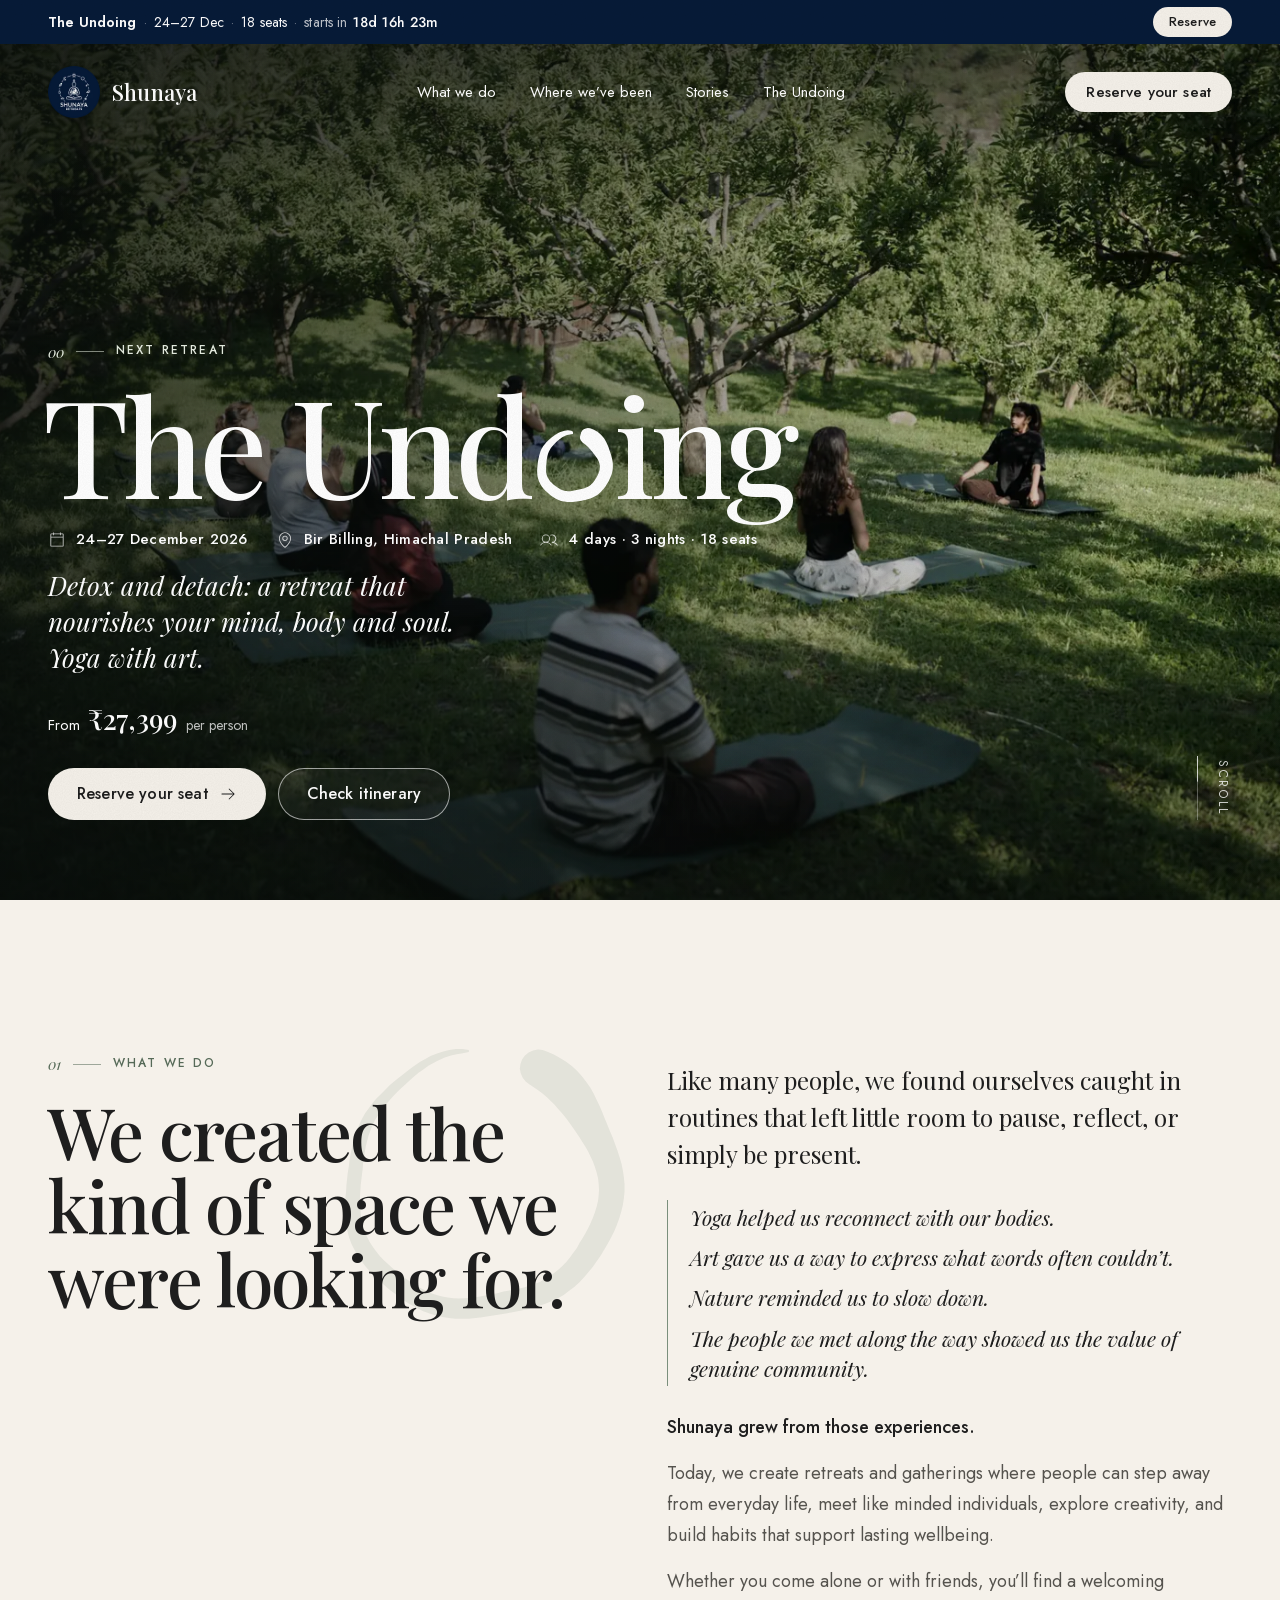
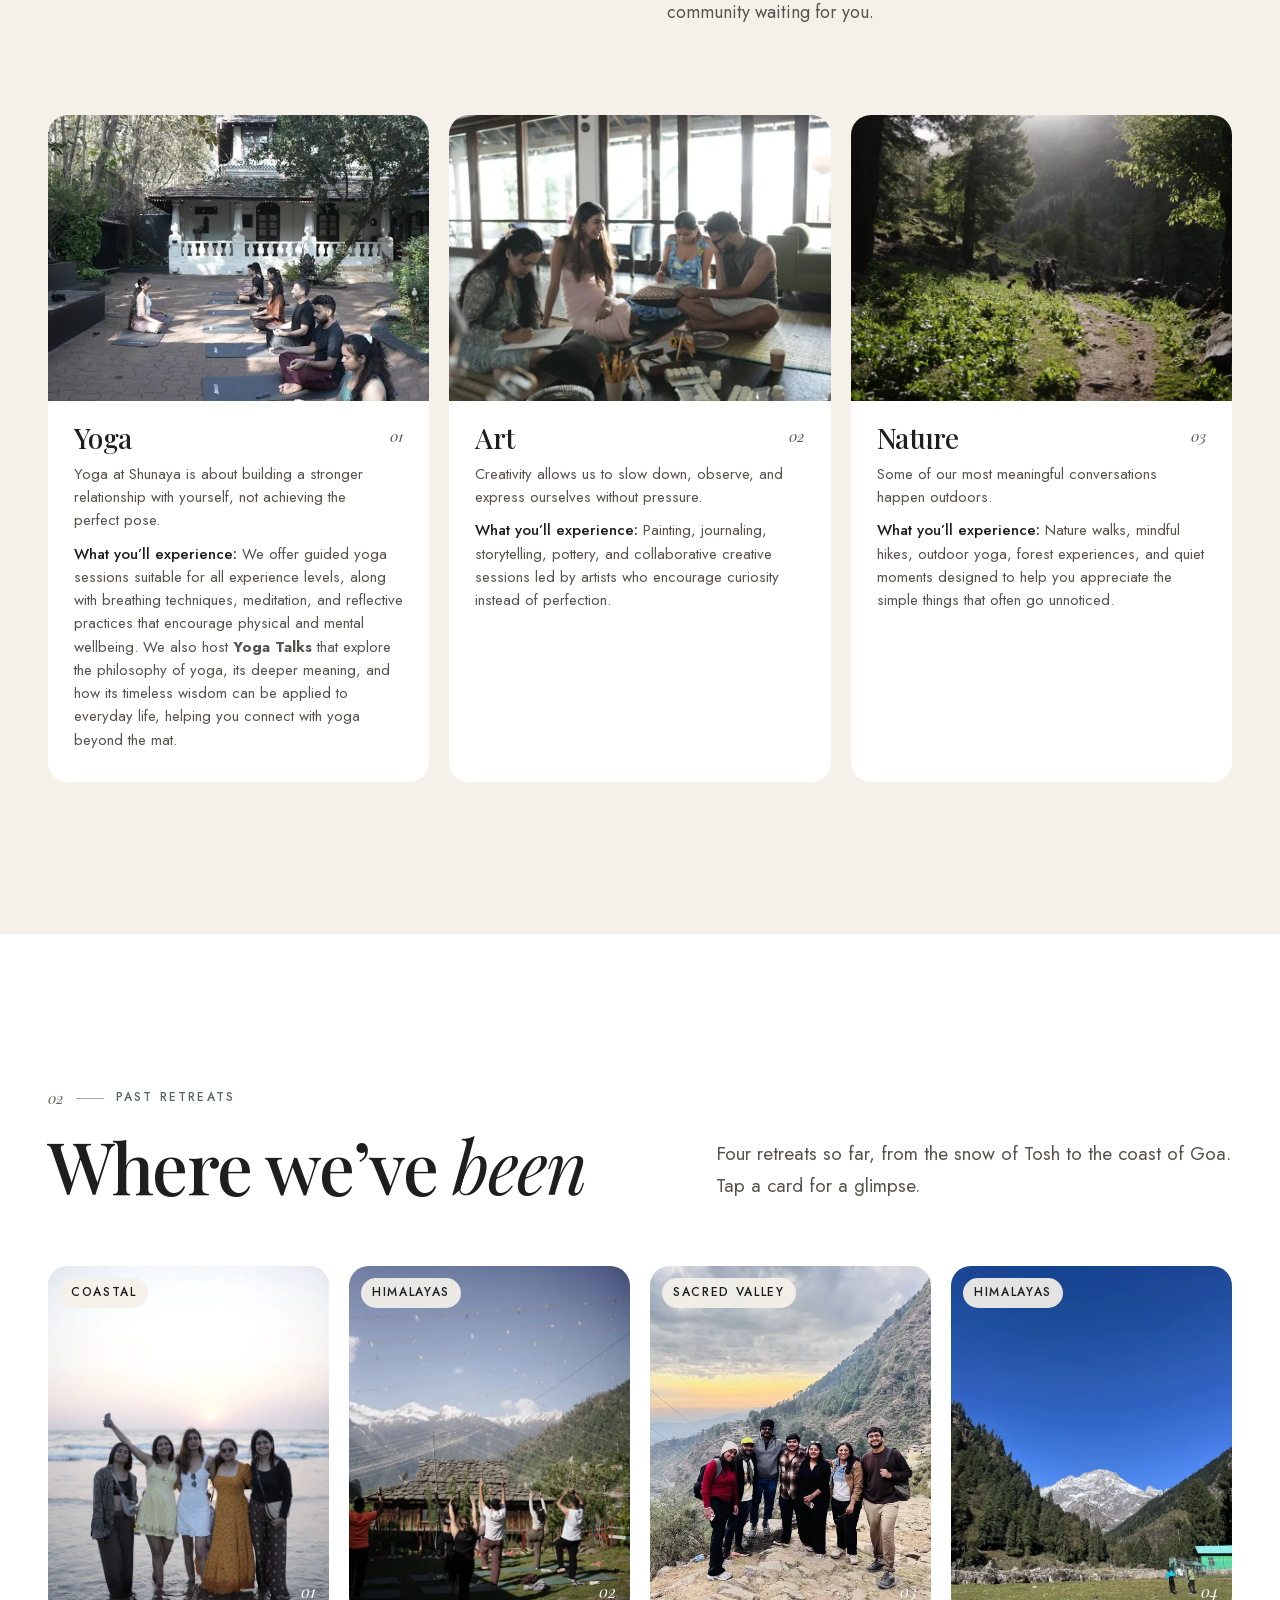
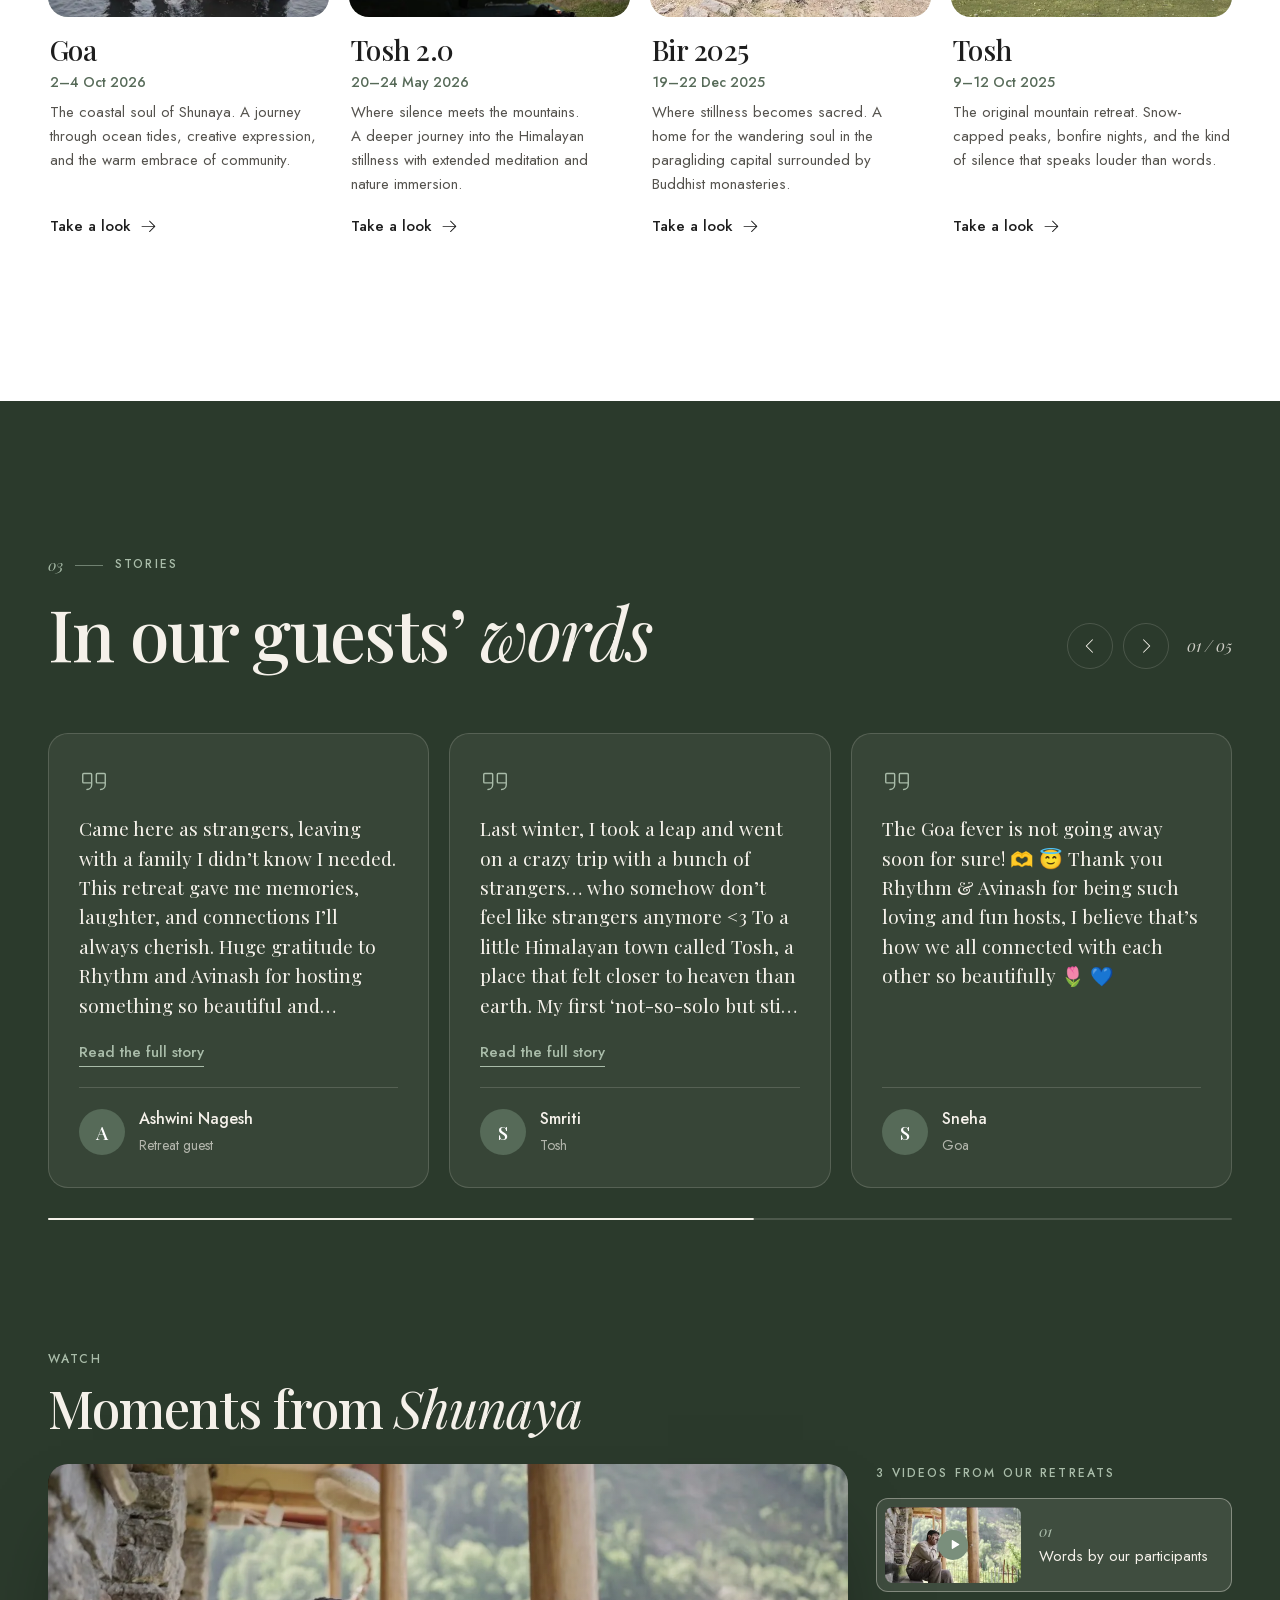
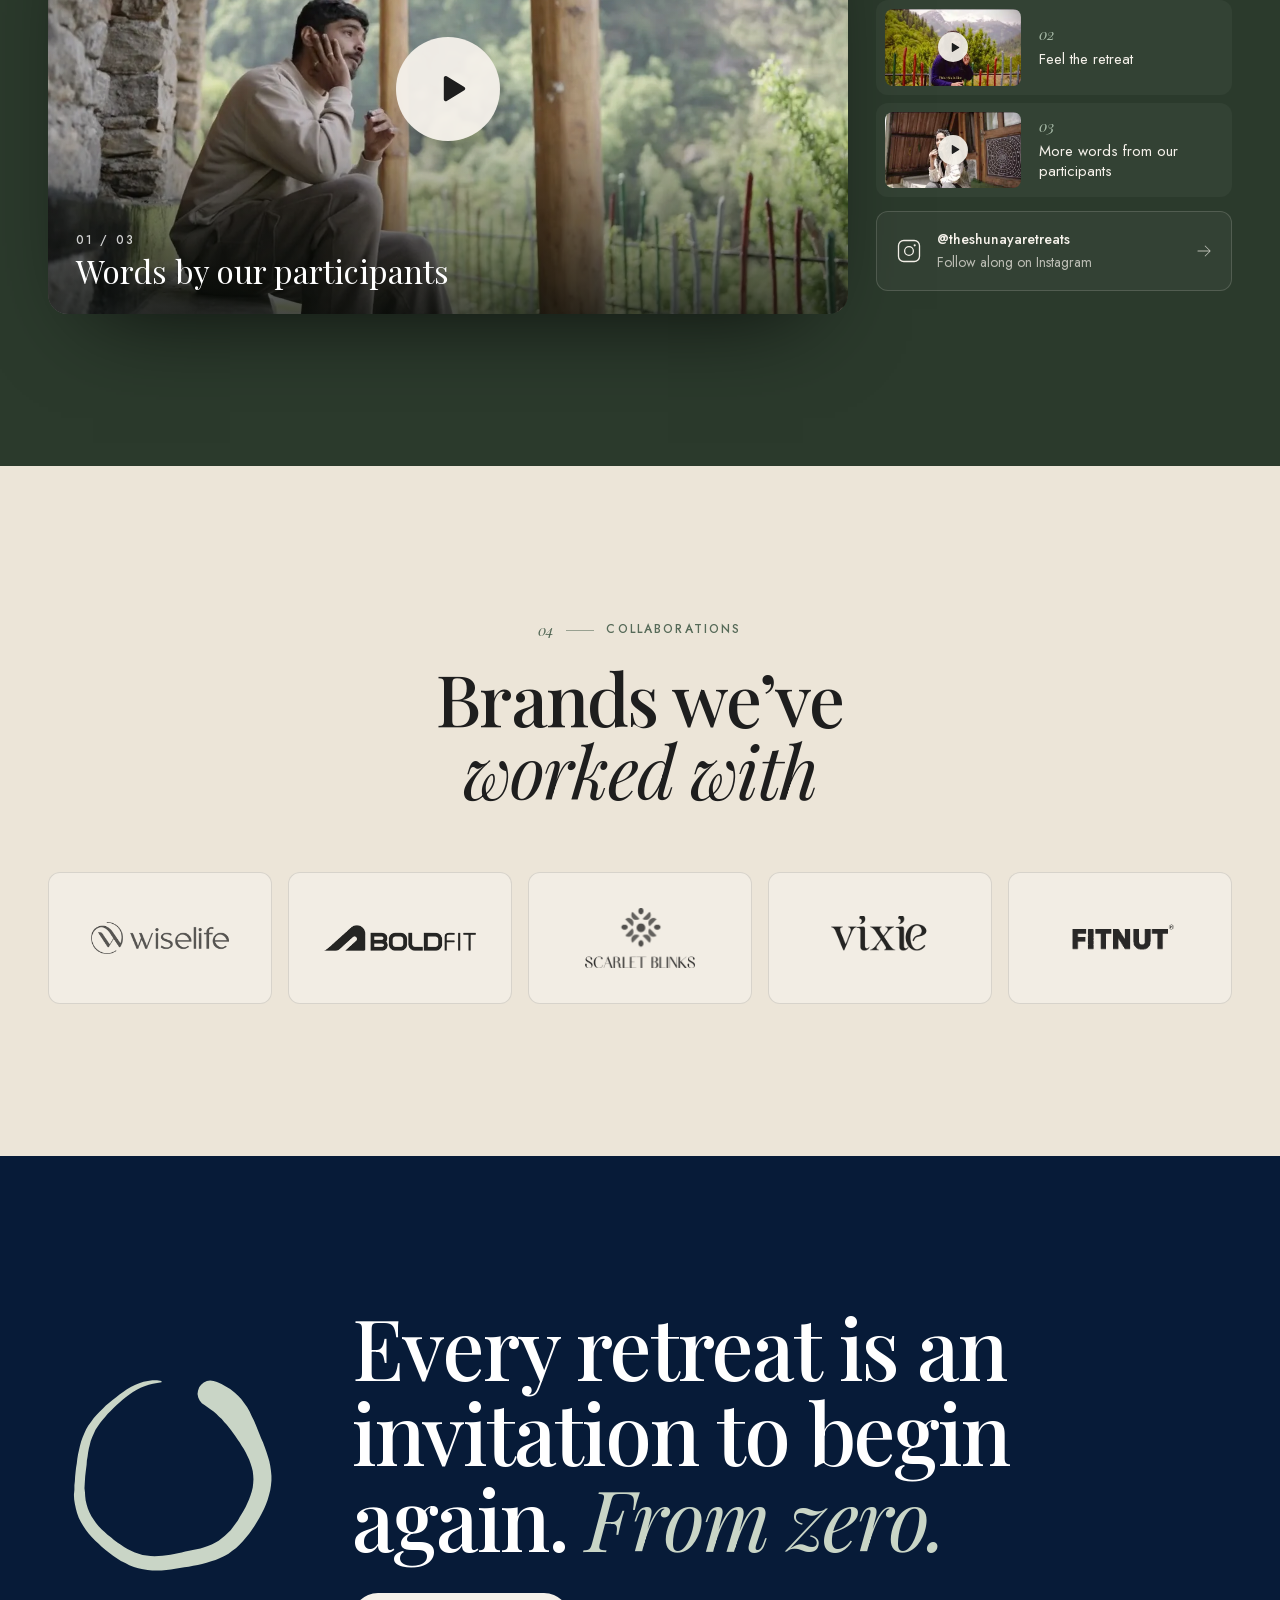
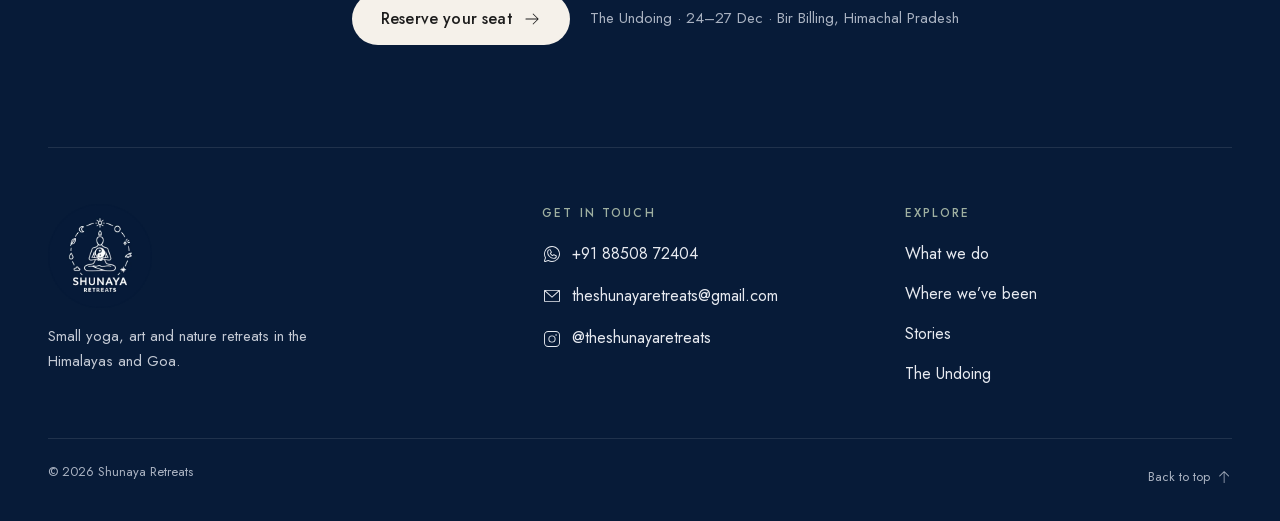
<file: index.html>
<!doctype html>
<html lang="en">
<head>
  <meta charset="utf-8">
  <meta name="viewport" content="width=device-width, initial-scale=1, viewport-fit=cover">
  <title>Shunaya Retreats · Yoga, art and nature retreats in the Himalayas and Goa</title>
  <meta name="description" content="Small yoga, art and nature retreats in the Himalayas and Goa. Next up: The Undoing, 24–27 December 2026 in Bir Billing, Himachal Pradesh.">
  <meta name="theme-color" content="#071B38">
  <!-- The live site is theshunaya.in; this tells search engines so the GitHub preview copy doesn't compete with it -->
  <link rel="canonical" href="https://theshunaya.in/">

  <!-- Open Graph / social previews (og:image must be an absolute URL, so these point at the live domain) -->
  <meta property="og:type" content="website">
  <meta property="og:site_name" content="Shunaya Retreats">
  <meta property="og:title" content="Shunaya Retreats · The Undoing, 24–27 December 2026, Bir">
  <meta property="og:description" content="Yoga, art and nature in the Himalayas. Four days of detox and detach in Bir Billing, Himachal Pradesh.">
  <meta property="og:url" content="https://theshunaya.in/">
  <meta property="og:image" content="https://theshunaya.in/assets/img/og-hero.jpg">
  <meta property="og:image:width" content="1200">
  <meta property="og:image:height" content="630">
  <meta property="og:image:alt" content="Guests meditating in an apple orchard at a Shunaya retreat">
  <meta name="twitter:card" content="summary_large_image">

  <link rel="icon" type="image/png" sizes="32x32" href="assets/logo/favicon-32.png">
  <link rel="icon" type="image/png" sizes="16x16" href="assets/logo/favicon-16.png">
  <link rel="apple-touch-icon" href="assets/logo/apple-touch-icon.png">

  <link rel="preload" href="assets/fonts/jost-var-latin.woff2" as="font" type="font/woff2" crossorigin>
  <link rel="preload" href="assets/fonts/playfair-display-var-latin.woff2" as="font" type="font/woff2" crossorigin>
  <link rel="stylesheet" href="css/styles.css">
  <!-- Motion is progressive: if js/motion.js doesn't run within 3s, content shows without animation -->
  <script>document.documentElement.classList.add('js');setTimeout(function(){if(!window.__motion)document.documentElement.classList.remove('js')},3000);</script>
</head>
<body class="has-sticky-cta">

  <!-- 0. Countdown bar -->
  <div class="countdown-bar" role="region" aria-label="Next retreat">
    <div class="container countdown-bar__inner">
      <p class="countdown-bar__text">
        <strong data-bind="upcoming.name">The Undoing</strong><span class="sep">·</span><span data-bind="upcoming.datesShort"></span><span class="countdown-bar__seats"><span class="sep">·</span><span data-bind="upcoming.seats"></span></span><span class="sep">·</span><span class="countdown-bar__label hide-below-480" data-countdown-label>starts in</span><span class="countdown-bar__time" data-countdown data-tbc-from="upcoming.countdownTo"></span>
      </p>
      <button type="button" class="btn" data-reserve>Reserve</button>
    </div>
  </div>

  <header class="site-header">
    <div class="container site-header__inner">
      <a class="brand" href="index.html" aria-label="Shunaya home">
        <img src="assets/logo/shunaya-logo-128.webp" alt="" width="52" height="52">
        <span class="brand__name">Shunaya</span>
      </a>
      <nav class="site-nav" id="site-nav" aria-label="Main">
        <a href="#about">What we do</a>
        <a href="#retreats">Where we’ve been</a>
        <a href="#stories">Stories</a>
        <a href="bir.html">The Undoing</a>
      </nav>
      <button type="button" class="btn btn--light btn--small" data-reserve>Reserve your seat</button>
      <button type="button" class="nav-toggle" aria-expanded="false" aria-controls="site-nav" aria-label="Menu"><span></span><span></span></button>
    </div>
  </header>

  <main>

    <!-- 1. Hero: the upcoming retreat -->
    <section class="hero" id="top" aria-labelledby="hero-title">
      <div class="hero__media" data-tbc-from="upcoming.heroImage">
        <img src="assets/img/gallery/hero/meditation-apple-orchard-sm.webp"
             srcset="assets/img/gallery/hero/meditation-apple-orchard-sm.webp 900w, assets/img/gallery/hero/meditation-apple-orchard-md.webp 1400w, assets/img/gallery/hero/meditation-apple-orchard.webp 2000w"
             sizes="100vw" alt="Guests meditating on mats in a sunlit apple orchard at a Shunaya retreat"
             width="2000" height="1333" fetchpriority="high">
      </div>
      <div class="container hero__content">
        <div>
          <p class="eyebrow" data-intro style="--d:.15s"><span class="eyebrow__num">00</span><span>Next retreat</span></p>
          <h1 class="hero__title" id="hero-title" data-bind="upcoming.name" data-enso-zero data-intro style="--d:.25s">The Undoing</h1>
          <ul class="hero__meta" data-intro style="--d:.45s"><li><svg class="icon" aria-hidden="true"><use href="assets/icons/icons.svg#i-calendar-blank"></use></svg><span data-bind="upcoming.datesLong">24–27 December 2026</span></li><li><svg class="icon" aria-hidden="true"><use href="assets/icons/icons.svg#i-map-pin"></use></svg><span data-bind="upcoming.place">Bir Billing, Himachal Pradesh</span></li><li><svg class="icon" aria-hidden="true"><use href="assets/icons/icons.svg#i-users"></use></svg><span><span data-bind="upcoming.length">4 days · 3 nights</span> · <span data-bind="upcoming.seats">18 seats</span></span></li></ul>
          <p class="hero__promise" data-bind="upcoming.promise" data-intro style="--d:.55s">Detox and detach: a retreat that nourishes your mind, body and soul. Yoga with art.</p>
          <p class="hero__price" data-intro style="--d:.65s">From <strong data-bind="upcoming.priceFrom">₹27,399</strong> <small>per person</small></p>
          <div class="hero__actions" data-intro style="--d:.75s">
            <button type="button" class="btn btn--light" data-reserve>Reserve your seat <svg class="icon btn__arrow" aria-hidden="true"><use href="assets/icons/icons.svg#i-arrow-right"></use></svg></button>
            <a class="btn btn--outline-light" href="bir.html#days">Check itinerary</a>
          </div>
        </div>
        <p class="hero__scroll" aria-hidden="true">Scroll</p>
      </div>
    </section>

    <!-- 2. What we do -->
    <section class="section" id="about" aria-labelledby="about-title">
      <div class="container">
        <div class="about-intro">
          <span class="about-intro__enso" data-enso="draw"></span>
          <div data-reveal>
            <p class="eyebrow"><span class="eyebrow__num">01</span><span>What we do</span></p>
            <h2 id="about-title" data-bind="about.title">We created the kind of space we were looking for.</h2>
          </div>
          <div class="about-copy" id="about-copy" data-reveal style="--d:.15s"></div>
        </div>
        <div class="pillars" id="pillars" data-stagger></div>
      </div>
    </section>

    <!-- 3. Past retreats -->
    <section class="section section--white" id="retreats" aria-labelledby="retreats-title">
      <div class="container">
        <div class="section-head section-head--split" data-reveal>
          <div>
            <p class="eyebrow"><span class="eyebrow__num">02</span><span>Past retreats</span></p>
            <h2 id="retreats-title">Where we’ve <em>been</em></h2>
          </div>
          <p class="lead">Four retreats so far, from the snow of Tosh to the coast of Goa. Tap a card for a glimpse.</p>
        </div>
        <div class="rail retreat-cards" id="past-retreats" data-stagger data-drag></div>
        <div class="rail-progress" aria-hidden="true"><span></span></div>
      </div>
    </section>

    <!-- 4. Testimonials -->
    <section class="section section--dark" id="stories" aria-labelledby="stories-title">
      <div class="container">
        <div class="section-head section-head--split section-head--rail" data-reveal>
          <div>
            <p class="eyebrow"><span class="eyebrow__num">03</span><span>Stories</span></p>
            <h2 id="stories-title">In our guests’ <em>words</em></h2>
          </div>
          <div class="rail-controls">
            <button type="button" class="icon-btn" data-rail-prev aria-controls="quote-track" aria-label="Previous testimonial"><svg class="icon" aria-hidden="true"><use href="assets/icons/icons.svg#i-caret-left"></use></svg></button>
            <button type="button" class="icon-btn" data-rail-next aria-controls="quote-track" aria-label="Next testimonial"><svg class="icon" aria-hidden="true"><use href="assets/icons/icons.svg#i-caret-right"></use></svg></button>
            <span class="rail-count" data-rail-count="quote-track" aria-hidden="true"></span>
          </div>
        </div>
        <div class="rail quote-rail" id="quote-track" data-testimonials data-drag data-cursor="drag" tabindex="0" aria-label="Guest testimonials" data-reveal></div>
        <div class="rail-progress" aria-hidden="true"><span></span></div>

        <div class="watch-head" data-reveal>
          <p class="eyebrow"><span>Watch</span></p>
          <h3>Moments from <em>Shunaya</em></h3>
        </div>
        <div class="watch" data-watch data-reveal></div>
      </div>
    </section>

    <!-- 5. Brands -->
    <section class="section section--deep" id="brands-section" aria-labelledby="brands-title">
      <div class="container">
        <div class="section-head section-head--center" data-reveal>
          <p class="eyebrow"><span class="eyebrow__num">04</span><span>Collaborations</span></p>
          <h2 id="brands-title">Brands we’ve <em>worked with</em></h2>
        </div>
        <ul class="brands" id="brands" data-stagger></ul>
      </div>
    </section>

  </main>

  <!-- 6. Footer -->
  <footer class="site-footer" id="contact">
    <div class="container">
      <div class="closing">
        <span class="closing__enso" data-enso="draw"></span>
        <div data-reveal>
          <h2>Every retreat is an invitation to begin again. <em>From zero.</em></h2>
          <div class="closing__cta">
            <button type="button" class="btn btn--light" data-reserve>Reserve your seat <svg class="icon btn__arrow" aria-hidden="true"><use href="assets/icons/icons.svg#i-arrow-right"></use></svg></button>
            <p><span data-bind="upcoming.name"></span> · <span data-bind="upcoming.datesShort"></span> · <span data-bind="upcoming.place"></span></p>
          </div>
        </div>
      </div>
      <div class="footer-main">
        <div class="footer-grid">
          <div class="footer-brand">
            <img src="assets/logo/shunaya-logo-300.webp" alt="Shunaya Retreats" width="104" height="104" loading="lazy">
            <p>Small yoga, art and nature retreats in the Himalayas and Goa.</p>
          </div>
          <div>
            <p class="footer-title">Get in touch</p>
            <ul class="footer-list">
              <li><a data-href="whatsapp"><svg class="icon" aria-hidden="true"><use href="assets/icons/icons.svg#i-whatsapp-logo"></use></svg><span data-bind="config.whatsappDisplay"></span></a></li>
              <li><a data-href="email"><svg class="icon" aria-hidden="true"><use href="assets/icons/icons.svg#i-envelope-simple"></use></svg><span data-bind="config.contactEmail"></span></a></li>
              <li><a data-href="instagram"><svg class="icon" aria-hidden="true"><use href="assets/icons/icons.svg#i-instagram-logo"></use></svg><span data-bind="config.instagramHandle"></span></a></li>
            </ul>
          </div>
          <div>
            <p class="footer-title">Explore</p>
            <ul class="footer-list">
              <li><a href="#about">What we do</a></li>
              <li><a href="#retreats">Where we’ve been</a></li>
              <li><a href="#stories">Stories</a></li>
              <li><a href="bir.html">The Undoing</a></li>
            </ul>
          </div>
        </div>
        <div class="footer-bottom">
          <p>© 2026 Shunaya Retreats</p>
          <a href="#top">Back to top <svg class="icon" aria-hidden="true" style="transform:rotate(-90deg)"><use href="assets/icons/icons.svg#i-arrow-right"></use></svg></a>
        </div>
      </div>
    </div>
  </footer>

  <!-- Sticky mobile CTA (appears after the hero) -->
  <div class="sticky-cta">
    <button type="button" class="btn btn--primary" data-reserve>Reserve your seat <span class="sticky-cta__price">· from <span data-bind="upcoming.priceFrom"></span></span></button>
  </div>

  <!-- Past retreat glimpse -->
  <dialog class="dialog" id="glimpse-dialog" aria-labelledby="glimpse-title">
    <div class="dialog__bar">
      <p class="dialog__title" id="glimpse-title"></p>
      <button type="button" class="icon-btn" data-close aria-label="Close"><svg class="icon" aria-hidden="true"><use href="assets/icons/icons.svg#i-x"></use></svg></button>
    </div>
    <div class="dialog__body"></div>
  </dialog>

  <!-- Booking form (pre-set to the upcoming retreat) -->
  <dialog class="dialog dialog--form dialog--sheet" id="booking-dialog" aria-labelledby="booking-title">
    <div class="dialog__bar">
      <p class="dialog__title" id="booking-title">Reserve your seat</p>
      <button type="button" class="icon-btn" data-close aria-label="Close"><svg class="icon" aria-hidden="true"><use href="assets/icons/icons.svg#i-x"></use></svg></button>
    </div>
    <div class="dialog__body" data-booking-modal></div>
  </dialog>

  <script src="data.js"></script>
  <script src="js/main.js"></script>
  <script src="js/motion.js"></script>
</body>
</html>
</file>
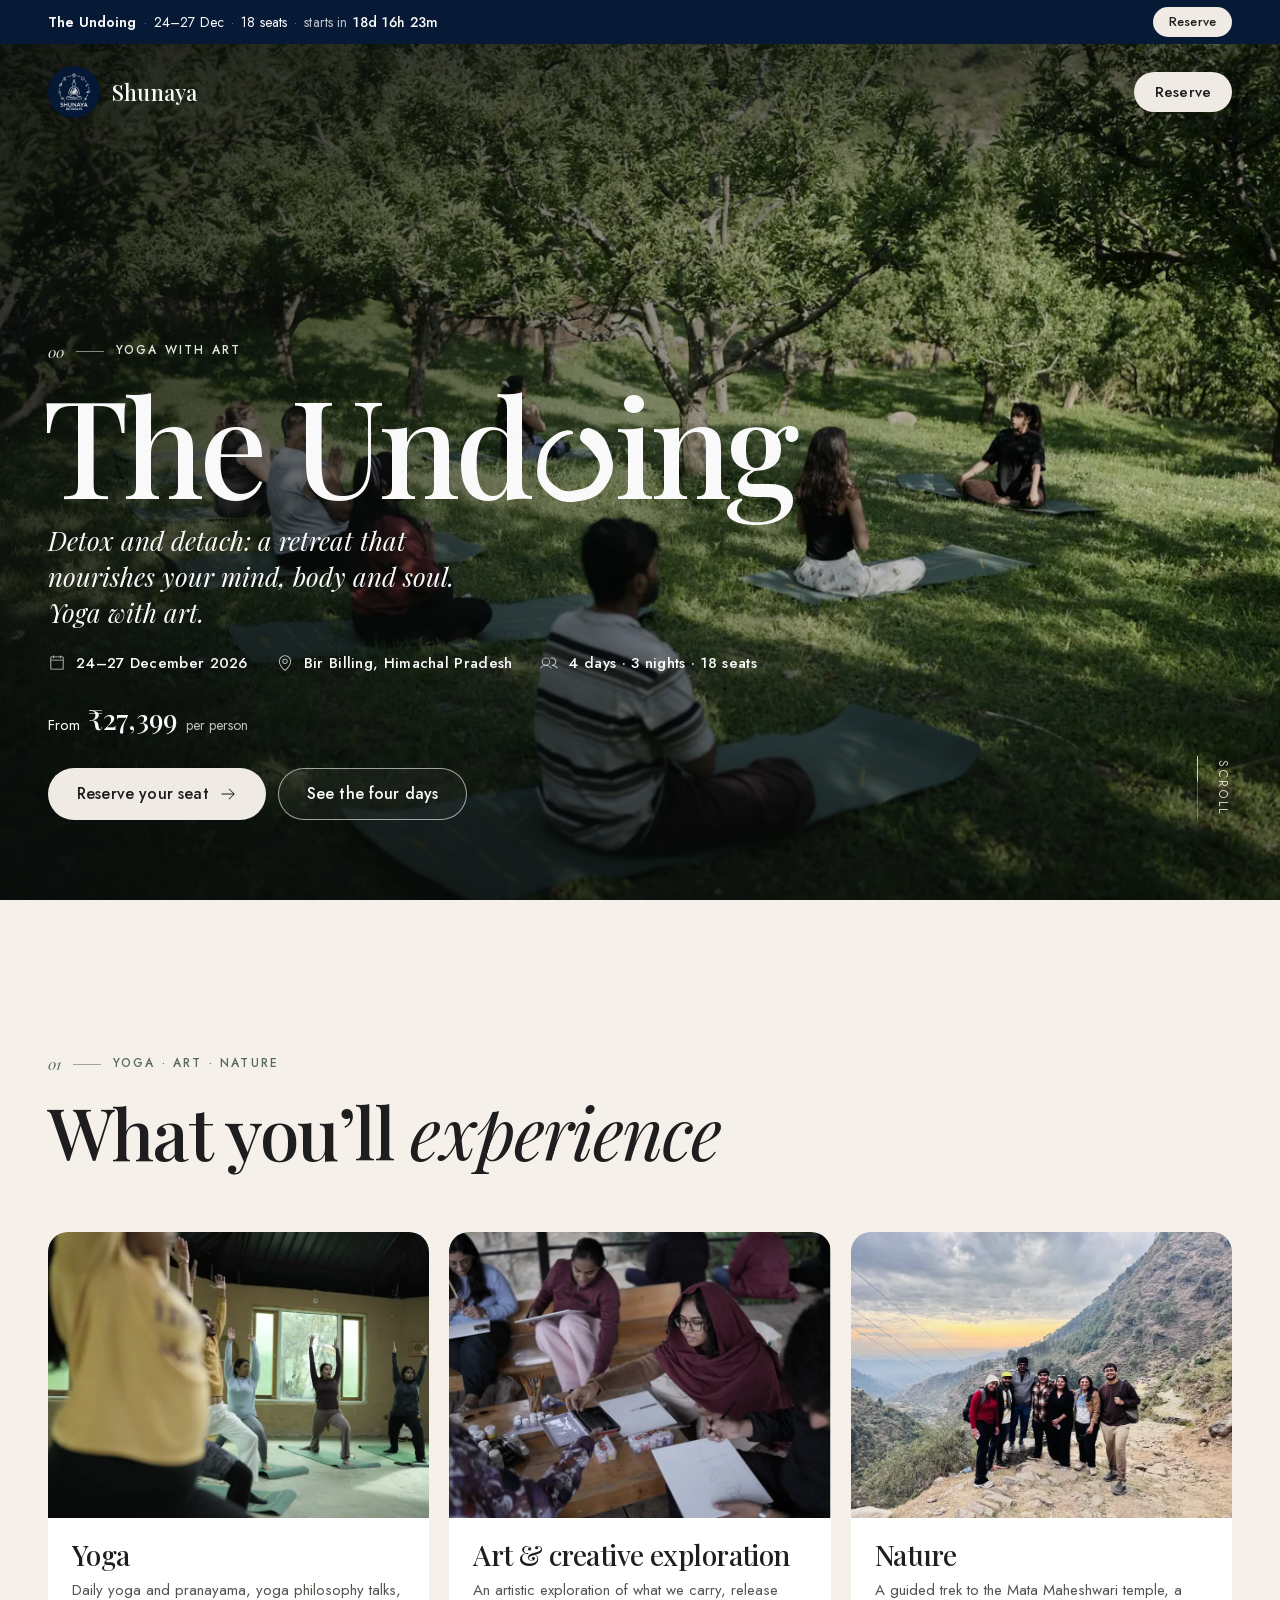
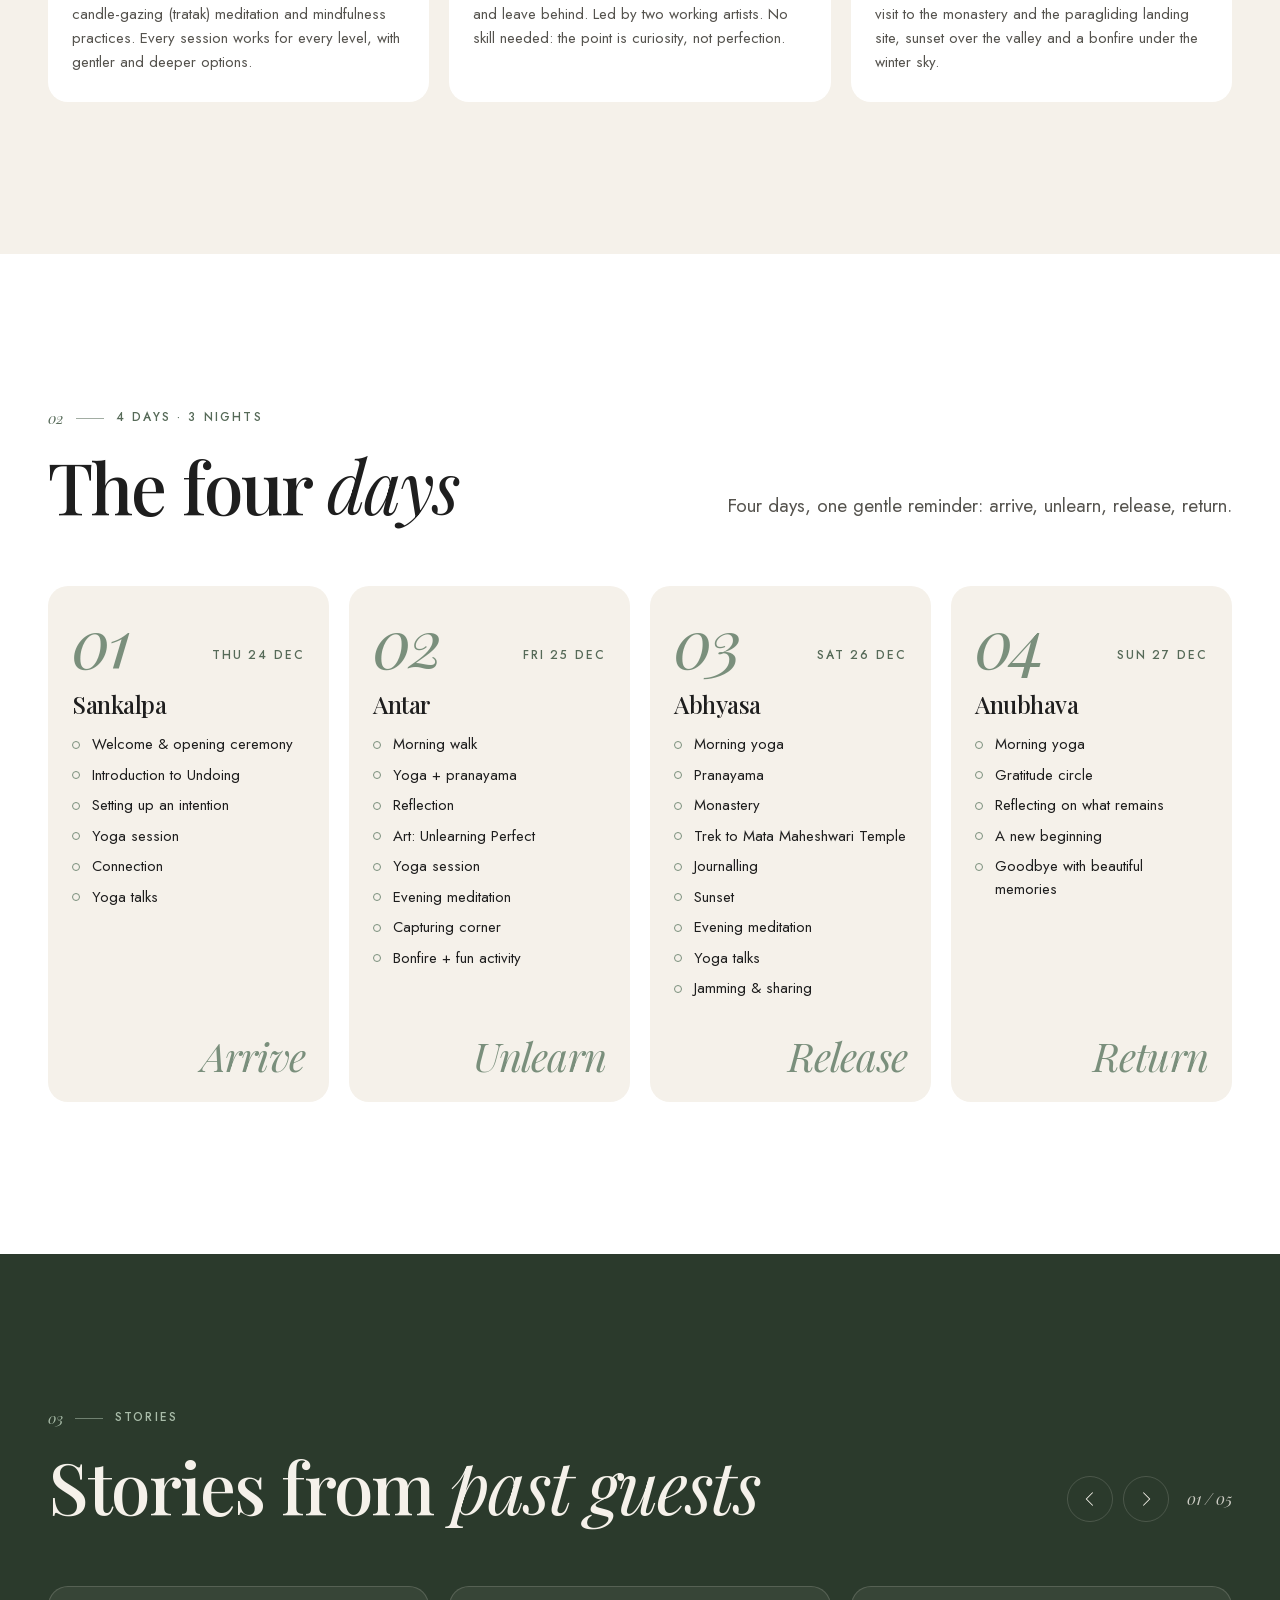
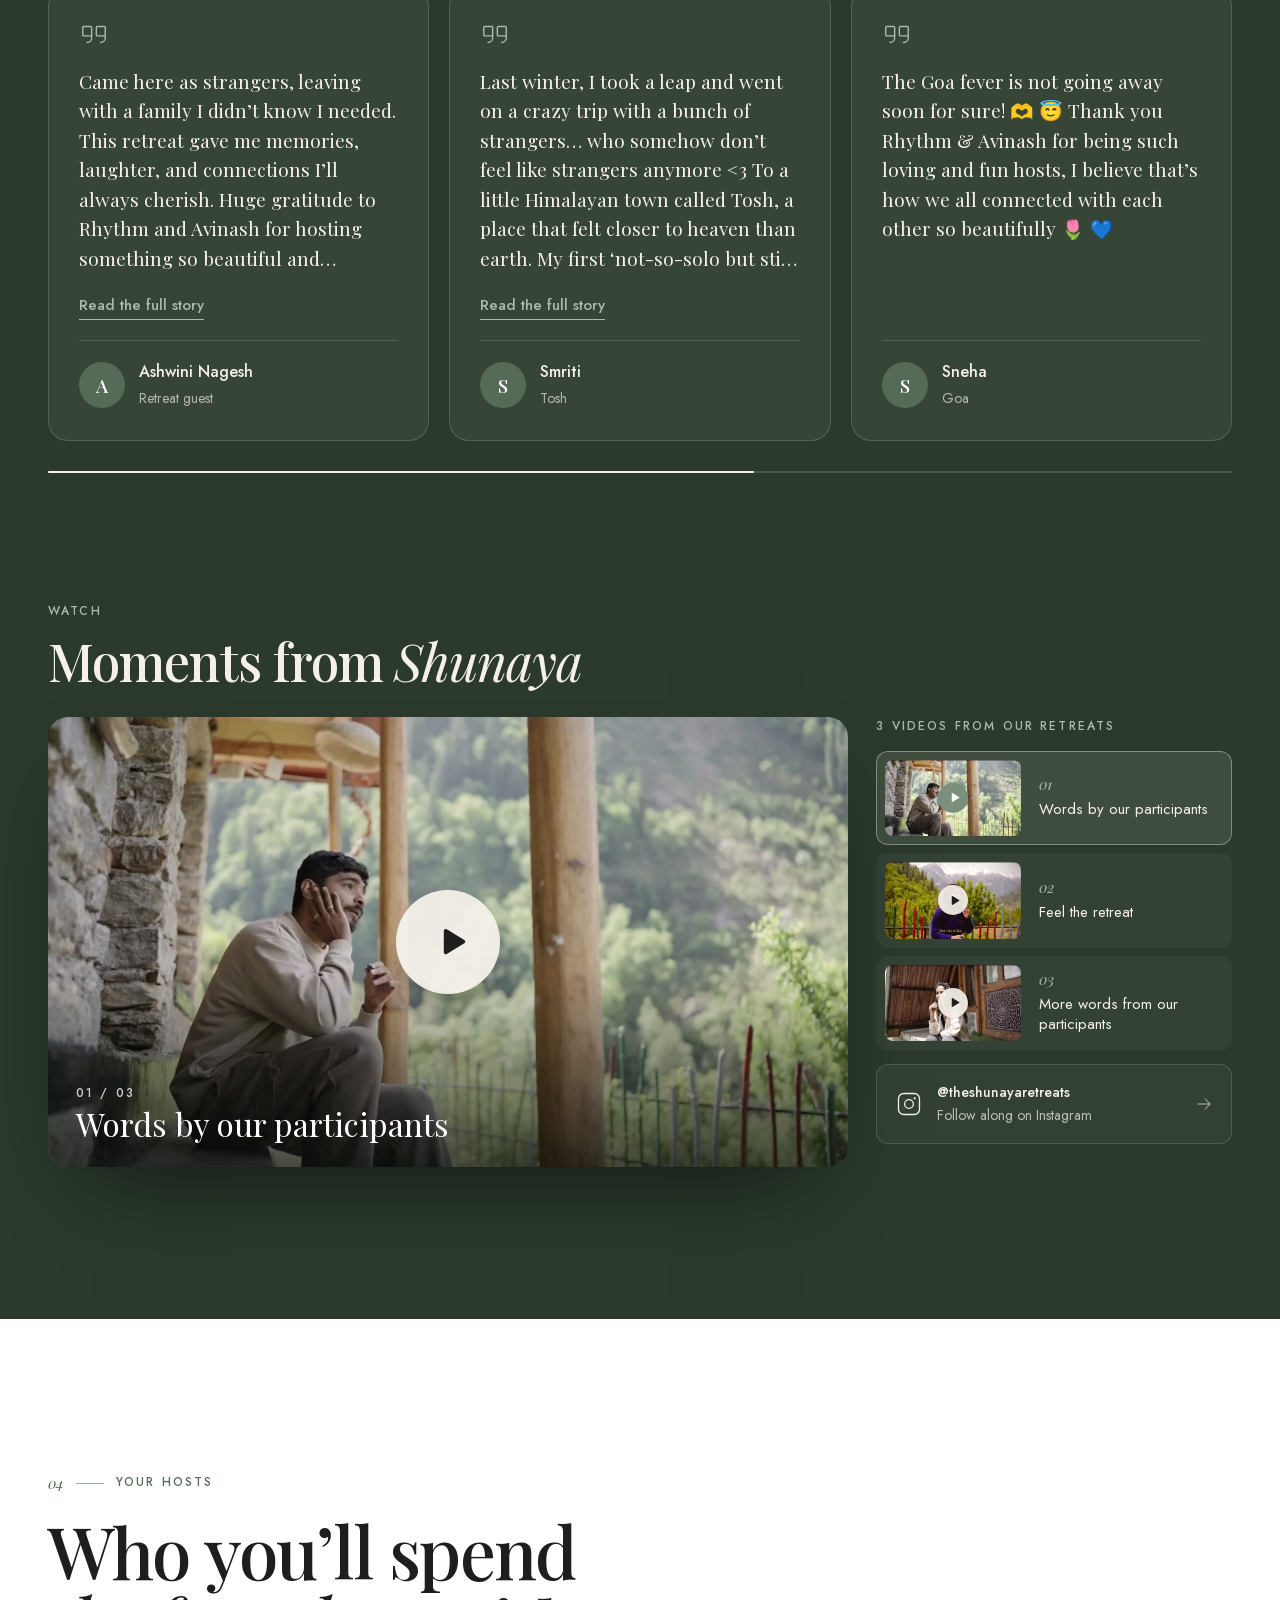
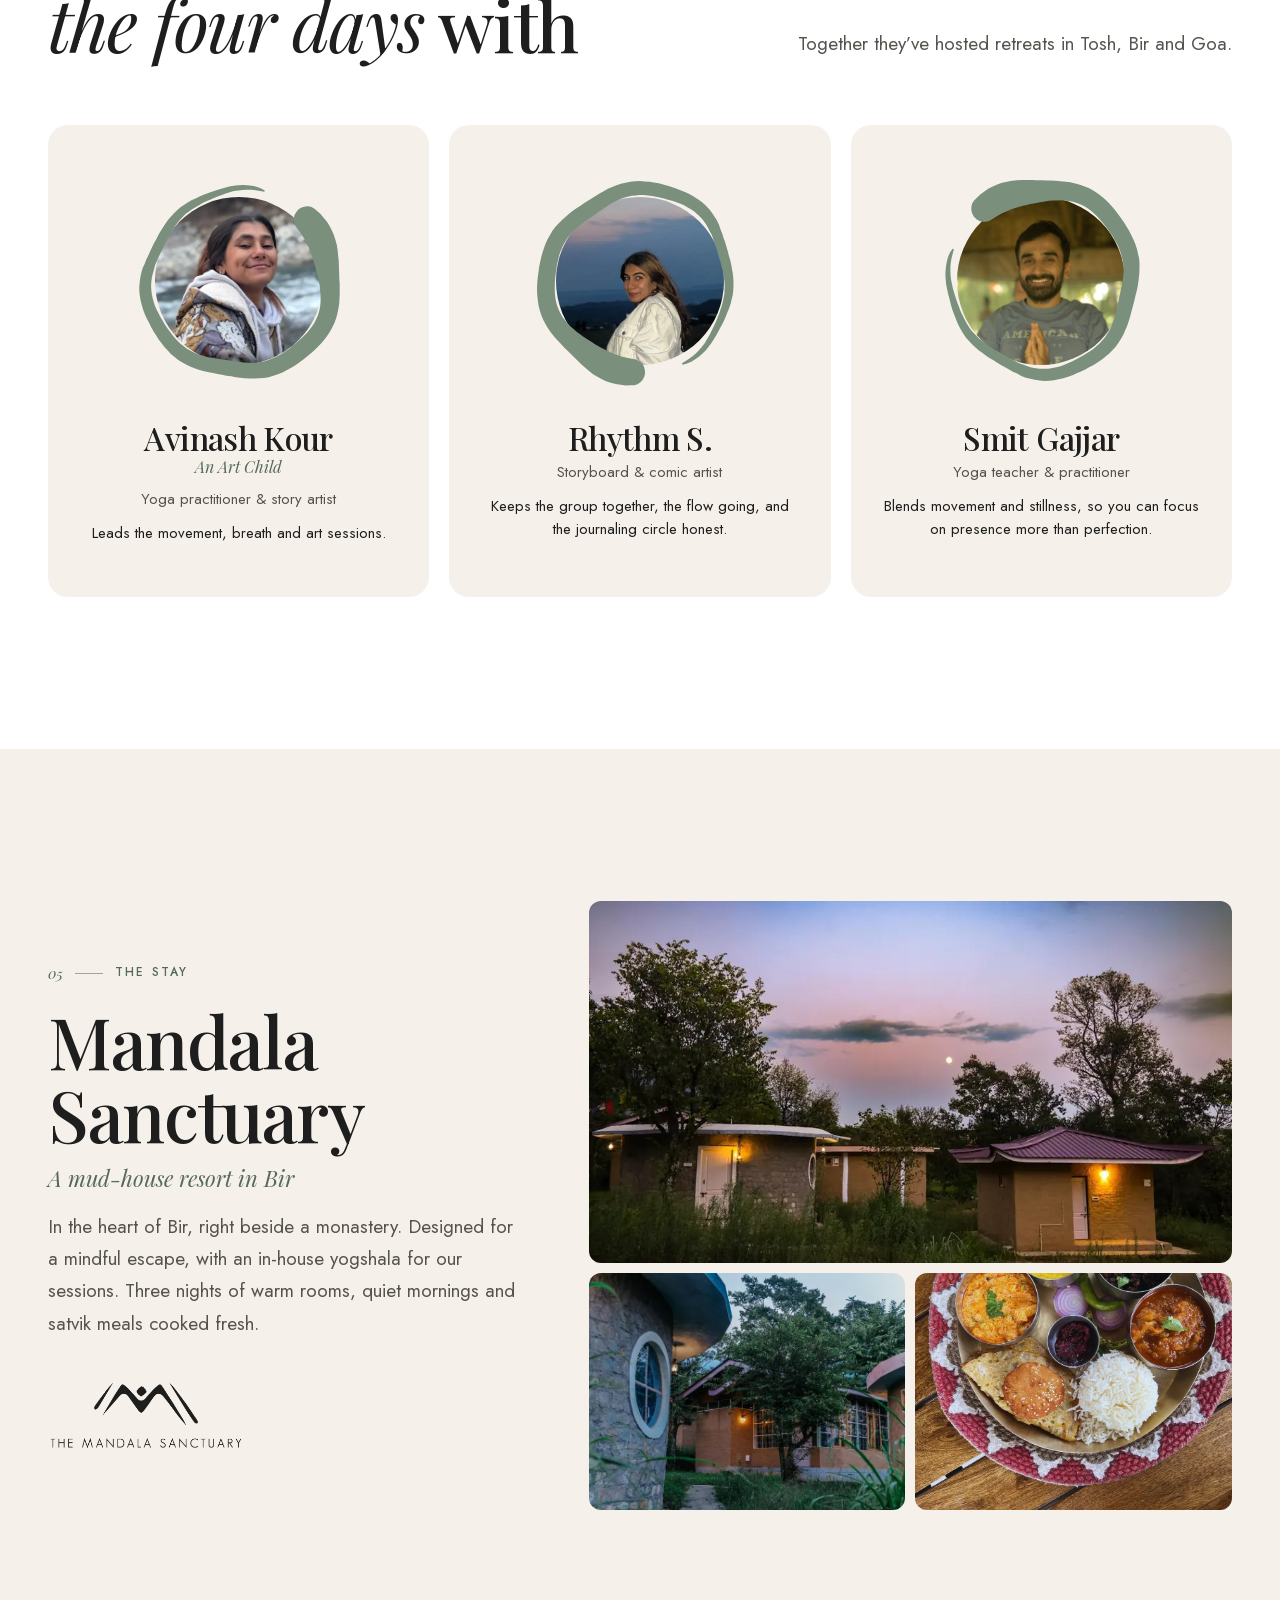
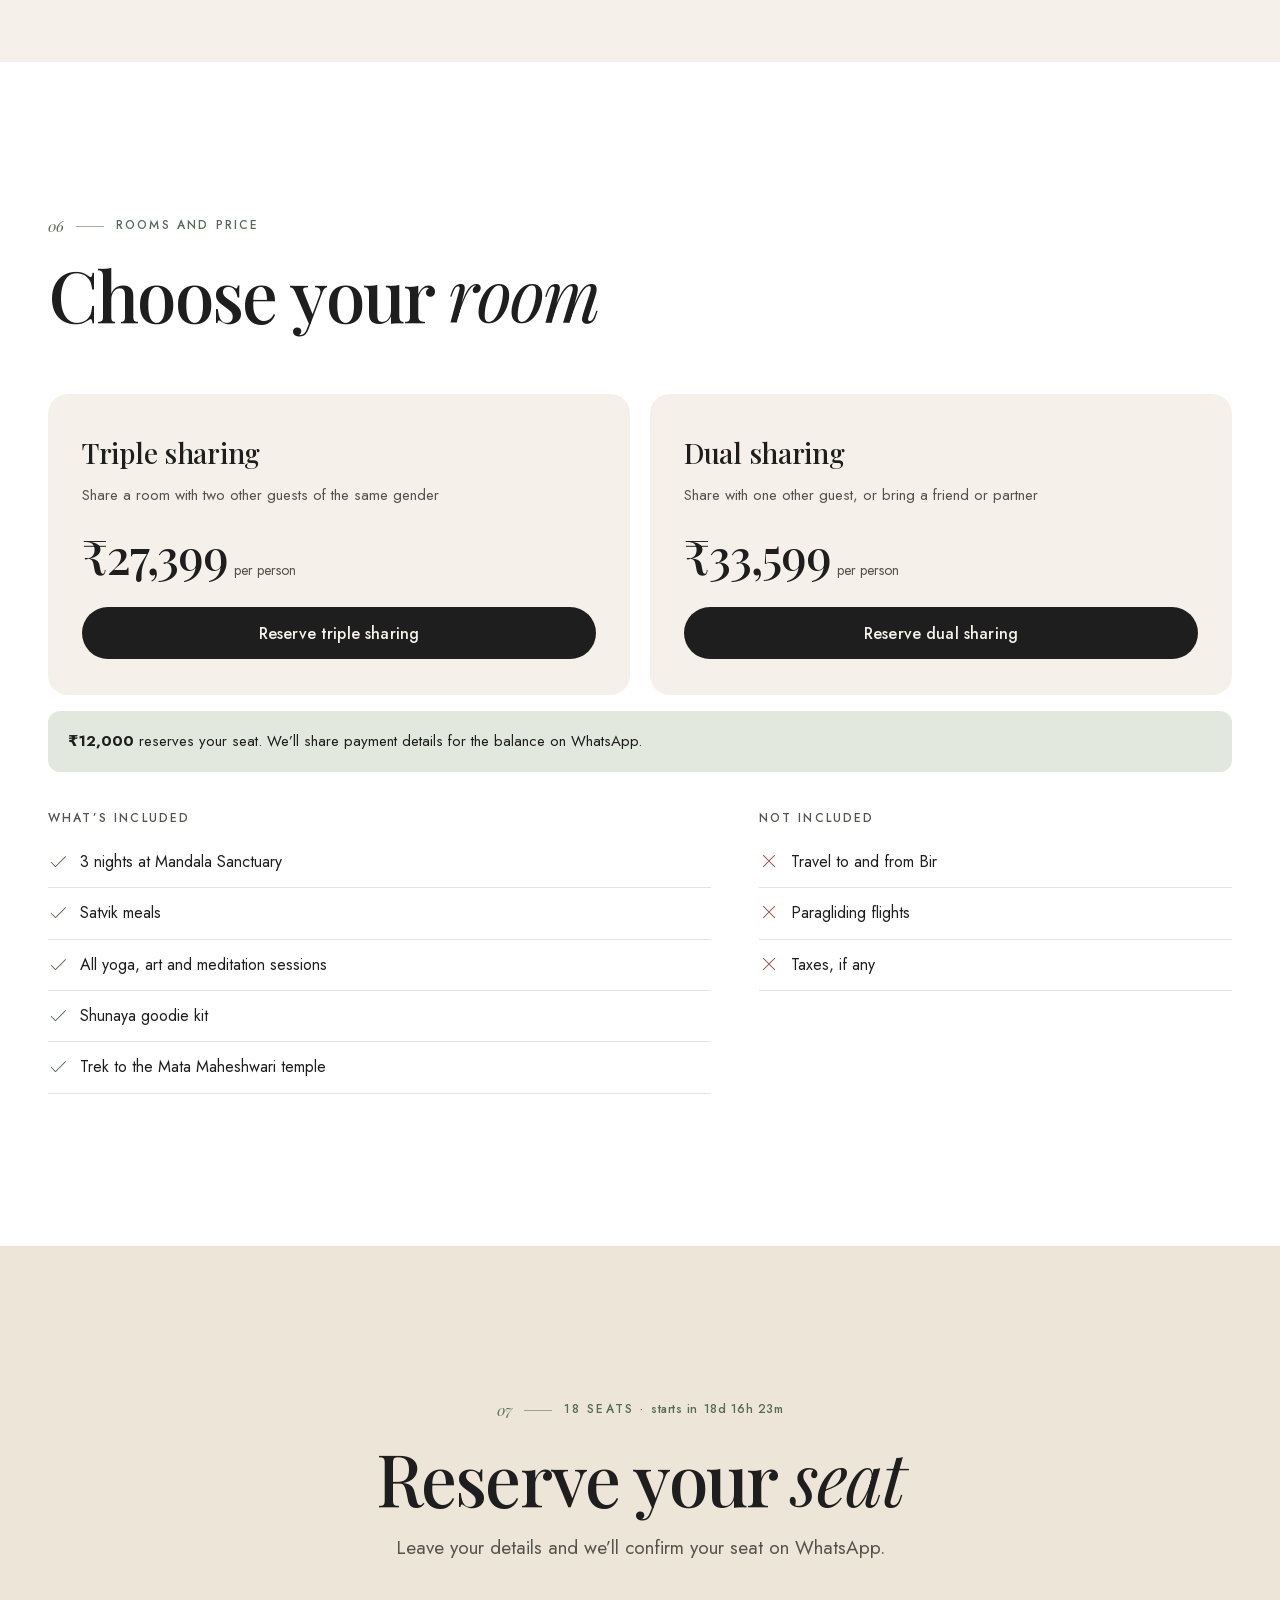
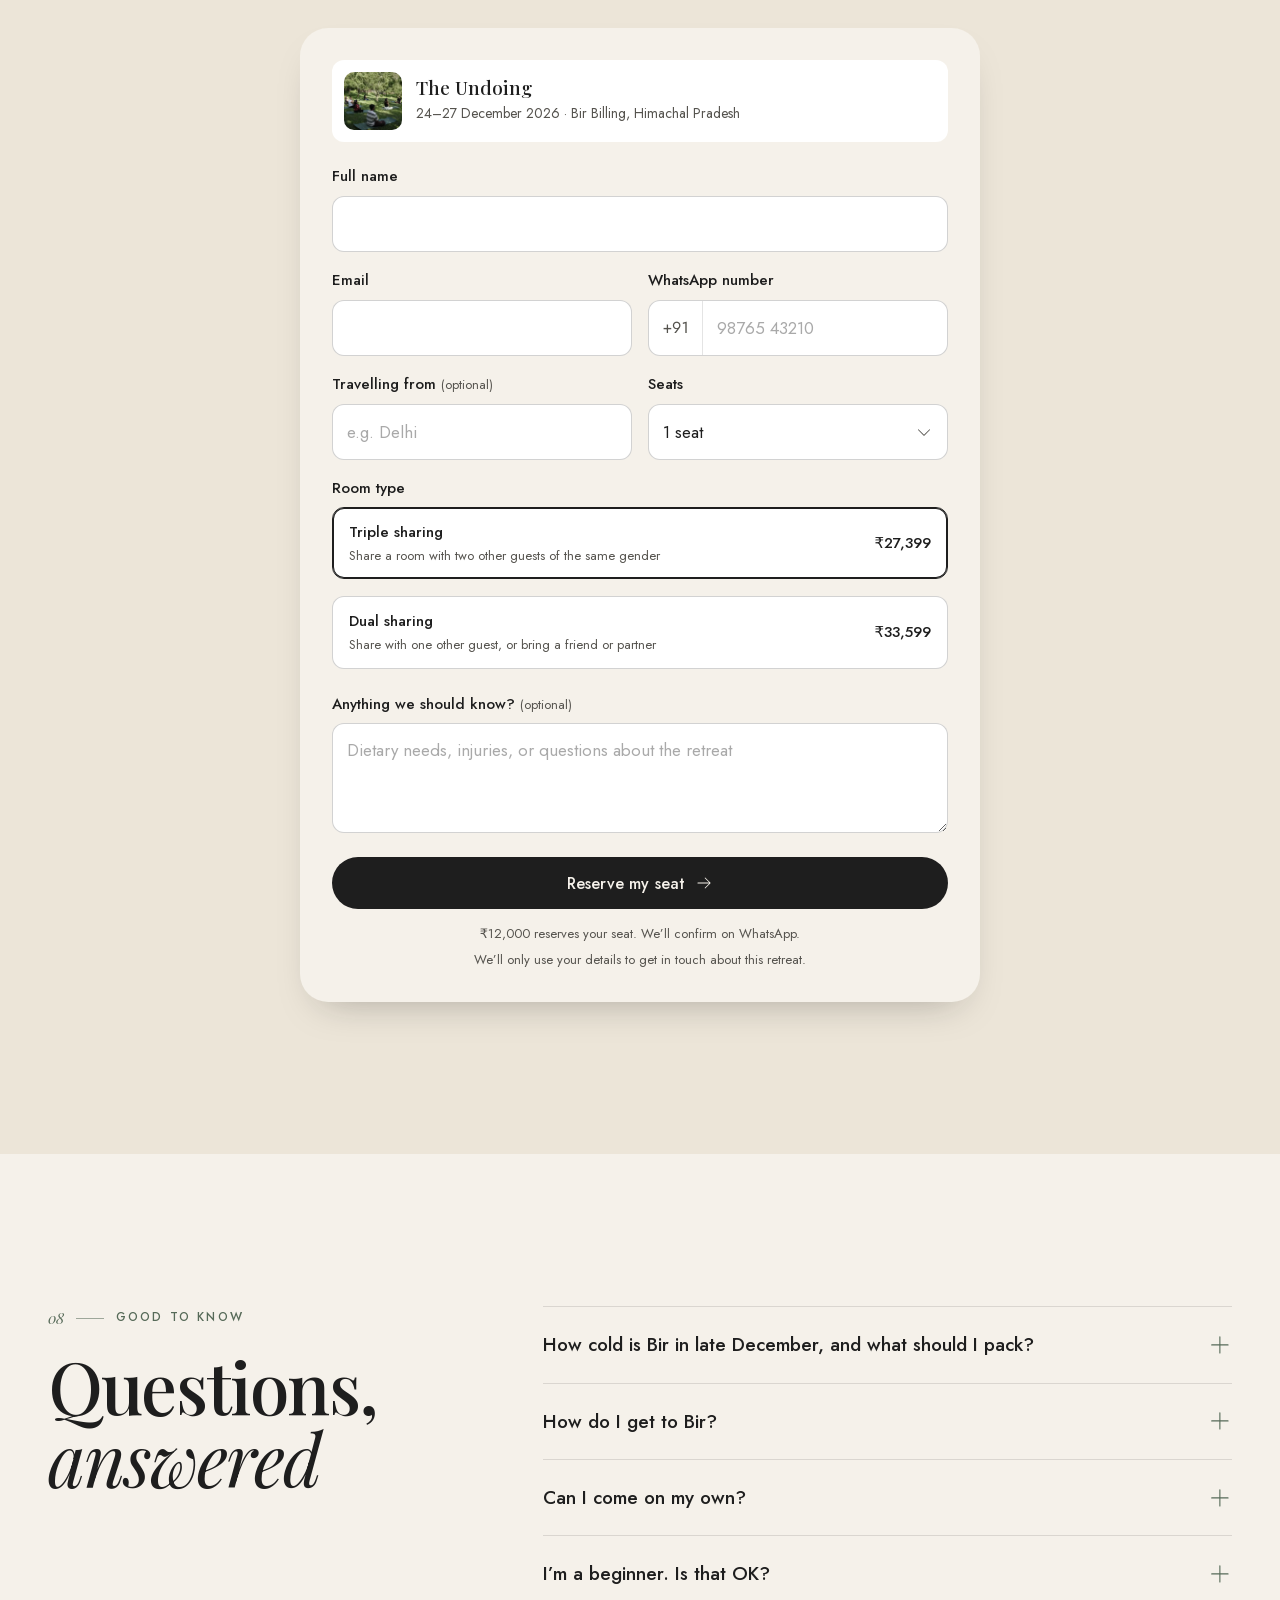
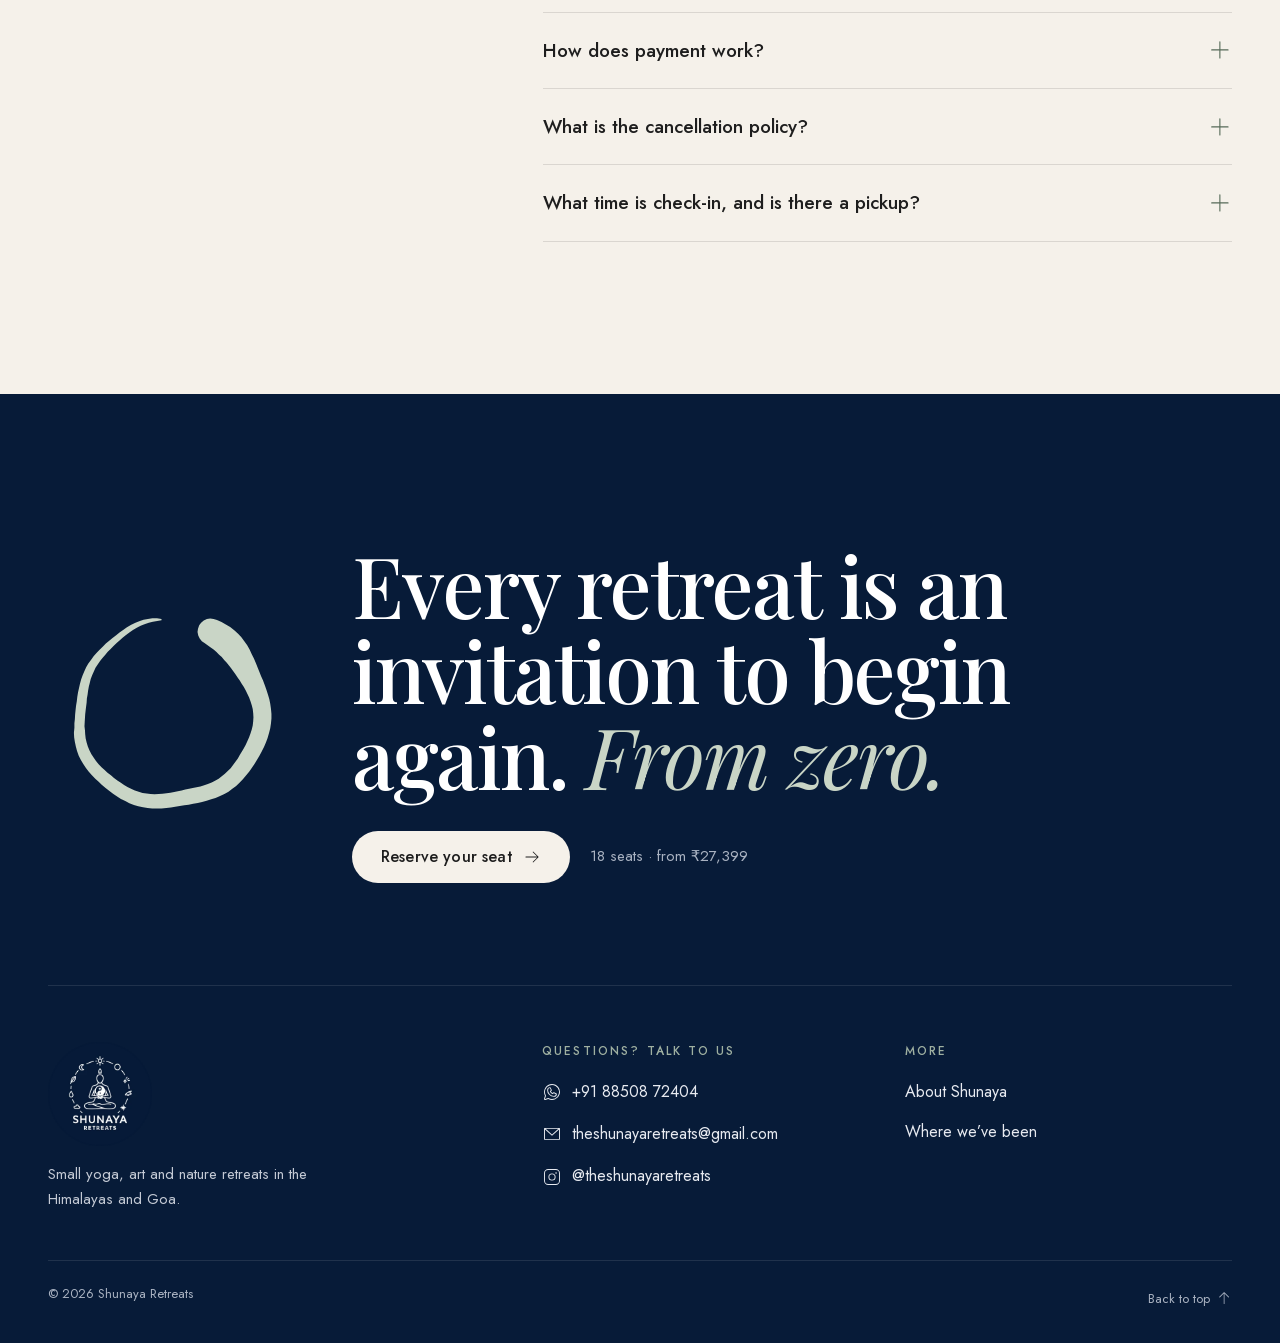
<file: bir.html>
<!doctype html>
<html lang="en">
<head>
  <meta charset="utf-8">
  <meta name="viewport" content="width=device-width, initial-scale=1, viewport-fit=cover">
  <title>The Undoing · 24–27 December 2026 · Bir · Shunaya Retreats</title>
  <meta name="description" content="The Undoing: four days of yoga, art and nature in Bir Billing, Himachal Pradesh, 24–27 December 2026. Detox and detach with Shunaya Retreats.">
  <meta name="theme-color" content="#071B38">
  <!-- The live site is theshunaya.in; this tells search engines so the GitHub preview copy doesn't compete with it -->
  <link rel="canonical" href="https://theshunaya.in/bir.html">

  <!-- Open Graph / social previews (og:image must be an absolute URL, so these point at the live domain) -->
  <meta property="og:type" content="website">
  <meta property="og:site_name" content="Shunaya Retreats">
  <meta property="og:title" content="The Undoing · 24–27 December 2026 · Bir · Shunaya Retreats">
  <meta property="og:description" content="Detox and detach: a retreat that nourishes your mind, body and soul. Yoga with art, in Bir Billing, Himachal Pradesh.">
  <meta property="og:url" content="https://theshunaya.in/bir.html">
  <meta property="og:image" content="https://theshunaya.in/assets/img/og-hero.jpg">
  <meta property="og:image:width" content="1200">
  <meta property="og:image:height" content="630">
  <meta property="og:image:alt" content="Guests meditating in an apple orchard at a Shunaya retreat">
  <meta name="twitter:card" content="summary_large_image">

  <link rel="icon" type="image/png" sizes="32x32" href="assets/logo/favicon-32.png">
  <link rel="icon" type="image/png" sizes="16x16" href="assets/logo/favicon-16.png">
  <link rel="apple-touch-icon" href="assets/logo/apple-touch-icon.png">

  <link rel="preload" href="assets/fonts/jost-var-latin.woff2" as="font" type="font/woff2" crossorigin>
  <link rel="preload" href="assets/fonts/playfair-display-var-latin.woff2" as="font" type="font/woff2" crossorigin>
  <link rel="stylesheet" href="css/styles.css">
  <!-- Motion is progressive: if js/motion.js doesn't run within 3s, content shows without animation -->
  <script>document.documentElement.classList.add('js');setTimeout(function(){if(!window.__motion)document.documentElement.classList.remove('js')},3000);</script>
</head>
<body class="lp">

  <!-- 0. Countdown bar -->
  <div class="countdown-bar" role="region" aria-label="Next retreat">
    <div class="container countdown-bar__inner">
      <p class="countdown-bar__text">
        <strong data-bind="upcoming.name">The Undoing</strong><span class="sep">·</span><span data-bind="upcoming.datesShort"></span><span class="countdown-bar__seats"><span class="sep">·</span><span data-bind="upcoming.seats"></span></span><span class="sep">·</span><span class="countdown-bar__label hide-below-480" data-countdown-label>starts in</span><span class="countdown-bar__time" data-countdown data-tbc-from="upcoming.countdownTo"></span>
      </p>
      <button type="button" class="btn" data-reserve>Reserve</button>
    </div>
  </div>

  <!-- Landing header: logo + Reserve only -->
  <header class="site-header lp-header">
    <div class="container site-header__inner">
      <a class="brand" href="index.html" aria-label="Shunaya home">
        <img src="assets/logo/shunaya-logo-128.webp" alt="" width="52" height="52">
        <span class="brand__name">Shunaya</span>
      </a>
      <button type="button" class="btn btn--light btn--small" data-reserve>Reserve</button>
    </div>
  </header>

  <main>

    <!-- 1. Hero -->
    <section class="hero lp-hero" id="top" aria-labelledby="hero-title">
      <div class="hero__media" data-tbc-from="upcoming.heroImage">
        <img src="assets/img/gallery/hero/meditation-apple-orchard-sm.webp"
             srcset="assets/img/gallery/hero/meditation-apple-orchard-sm.webp 900w, assets/img/gallery/hero/meditation-apple-orchard-md.webp 1400w, assets/img/gallery/hero/meditation-apple-orchard.webp 2000w"
             sizes="100vw" alt="Guests meditating on mats in a sunlit apple orchard at a Shunaya retreat"
             width="2000" height="1333" fetchpriority="high">
      </div>
      <div class="container hero__content">
        <div>
          <p class="eyebrow" data-intro style="--d:.15s"><span class="eyebrow__num">00</span><span>Yoga with art</span></p>
          <h1 class="hero__title" id="hero-title" data-bind="upcoming.name" data-enso-zero data-intro style="--d:.25s">The Undoing</h1>
          <p class="hero__promise" data-bind="upcoming.promise" data-intro style="--d:.45s">Detox and detach: a retreat that nourishes your mind, body and soul. Yoga with art.</p>
          <ul class="hero__meta" data-intro style="--d:.55s"><li><svg class="icon" aria-hidden="true"><use href="assets/icons/icons.svg#i-calendar-blank"></use></svg><span data-bind="upcoming.datesLong">24–27 December 2026</span></li><li><svg class="icon" aria-hidden="true"><use href="assets/icons/icons.svg#i-map-pin"></use></svg><span data-bind="upcoming.place">Bir Billing, Himachal Pradesh</span></li><li><svg class="icon" aria-hidden="true"><use href="assets/icons/icons.svg#i-users"></use></svg><span><span data-bind="upcoming.length">4 days · 3 nights</span> · <span data-bind="upcoming.seats">18 seats</span></span></li></ul>
          <p class="hero__price" data-intro style="--d:.65s">From <strong data-bind="upcoming.priceFrom">₹27,399</strong> <small>per person</small></p>
          <div class="hero__actions" data-intro style="--d:.75s">
            <button type="button" class="btn btn--light" data-reserve>Reserve your seat <svg class="icon btn__arrow" aria-hidden="true"><use href="assets/icons/icons.svg#i-arrow-right"></use></svg></button>
            <a class="btn btn--outline-light" href="#days">See the four days</a>
          </div>
        </div>
        <p class="hero__scroll" aria-hidden="true">Scroll</p>
      </div>
    </section>

    <!-- 2. What you'll experience -->
    <section class="section" id="experience" aria-labelledby="exp-title">
      <div class="container">
        <div class="section-head" data-reveal>
          <p class="eyebrow"><span class="eyebrow__num">01</span><span>Yoga · Art · Nature</span></p>
          <h2 id="exp-title">What you’ll <em>experience</em></h2>
        </div>
        <div class="exp-grid" id="bir-experiences" data-stagger data-tbc-from="bir.experiencesTbc"></div>
      </div>
    </section>

    <!-- 3. The four days -->
    <section class="section section--white" id="days" aria-labelledby="days-title">
      <div class="container">
        <div class="section-head section-head--split" data-reveal>
          <div>
            <p class="eyebrow"><span class="eyebrow__num">02</span><span data-bind="upcoming.length"></span></p>
            <h2 id="days-title">The four <em>days</em></h2>
          </div>
          <p class="lead">Four days, one gentle reminder: arrive, unlearn, release, return.</p>
        </div>
        <ol class="days" id="bir-days" data-stagger data-tbc-from="bir.itineraryTbc"></ol>
      </div>
    </section>

    <!-- 4. Stories from past guests -->
    <section class="section section--dark" id="stories" aria-labelledby="stories-title">
      <div class="container">
        <div class="section-head section-head--split section-head--rail" data-reveal>
          <div>
            <p class="eyebrow"><span class="eyebrow__num">03</span><span>Stories</span></p>
            <h2 id="stories-title">Stories from <em>past guests</em></h2>
          </div>
          <div class="rail-controls">
            <button type="button" class="icon-btn" data-rail-prev aria-controls="quote-track" aria-label="Previous testimonial"><svg class="icon" aria-hidden="true"><use href="assets/icons/icons.svg#i-caret-left"></use></svg></button>
            <button type="button" class="icon-btn" data-rail-next aria-controls="quote-track" aria-label="Next testimonial"><svg class="icon" aria-hidden="true"><use href="assets/icons/icons.svg#i-caret-right"></use></svg></button>
            <span class="rail-count" data-rail-count="quote-track" aria-hidden="true"></span>
          </div>
        </div>
        <div class="rail quote-rail" id="quote-track" data-testimonials data-drag data-cursor="drag" tabindex="0" aria-label="Guest testimonials" data-reveal></div>
        <div class="rail-progress" aria-hidden="true"><span></span></div>

        <div class="watch-head" data-reveal>
          <p class="eyebrow"><span>Watch</span></p>
          <h3>Moments from <em>Shunaya</em></h3>
        </div>
        <div class="watch" data-watch data-reveal></div>
      </div>
    </section>

    <!-- 5. Your hosts -->
    <section class="section section--white" id="hosts" aria-labelledby="hosts-title">
      <div class="container">
        <div class="section-head section-head--split" data-reveal>
          <div>
            <p class="eyebrow"><span class="eyebrow__num">04</span><span>Your hosts</span></p>
            <h2 id="hosts-title">Who you’ll spend <em>the four days</em> with</h2>
          </div>
          <p class="lead">Together they’ve hosted retreats in Tosh, Bir and Goa.</p>
        </div>
        <div class="hosts" id="bir-hosts" data-stagger></div>
      </div>
    </section>

    <!-- 6. The stay -->
    <section class="section" id="stay" aria-labelledby="stay-title">
      <div class="container stay">
        <div data-reveal>
          <p class="eyebrow"><span class="eyebrow__num">05</span><span>The stay</span></p>
          <h2 id="stay-title" data-bind="stay.name">Mandala Sanctuary</h2>
          <p class="stay__kind" data-bind="stay.kind"></p>
          <p class="lead" data-bind="stay.text"></p>
          <div class="stay__logo" id="bir-stay-logo"></div>
        </div>
        <div class="stay-gallery" id="bir-stay-gallery" data-stagger></div>
      </div>
    </section>

    <!-- 7. Rooms and price -->
    <section class="section section--white" id="price" aria-labelledby="price-title">
      <div class="container">
        <div class="section-head" data-reveal>
          <p class="eyebrow"><span class="eyebrow__num">06</span><span>Rooms and price</span></p>
          <h2 id="price-title">Choose your <em>room</em></h2>
        </div>
        <div class="rooms" id="bir-rooms" data-stagger></div>
        <p class="booking-note" data-reveal><strong data-bind="upcoming.bookingAmount"></strong> reserves your seat. We’ll share payment details for the balance on WhatsApp.</p>
        <div class="incl" data-reveal>
          <div class="incl--yes">
            <h3>What’s included</h3>
            <ul id="bir-included"></ul>
          </div>
          <div class="incl--no">
            <h3>Not included</h3>
            <ul id="bir-excluded"></ul>
          </div>
        </div>
      </div>
    </section>

    <!-- 8. Reserve your seat -->
    <section class="section section--deep" id="reserve" aria-labelledby="reserve-title">
      <div class="container">
        <div class="section-head section-head--center" data-reveal>
          <p class="eyebrow"><span class="eyebrow__num">07</span><span><span data-bind="upcoming.seats"></span> · <span data-countdown-label>starts in</span> <span data-countdown></span></span></p>
          <h2 id="reserve-title">Reserve your <em>seat</em></h2>
          <p class="lead">Leave your details and we’ll confirm your seat on WhatsApp.</p>
        </div>
        <div class="reserve-panel" data-booking-inline data-reveal></div>
      </div>
    </section>

    <!-- 9. FAQ -->
    <section class="section" id="faq" aria-labelledby="faq-title">
      <div class="container faq-layout">
        <div class="section-head" data-reveal>
          <p class="eyebrow"><span class="eyebrow__num">08</span><span>Good to know</span></p>
          <h2 id="faq-title">Questions, <em>answered</em></h2>
        </div>
        <div class="faq" id="bir-faq" data-reveal></div>
      </div>
    </section>

  </main>

  <footer class="site-footer lp-footer">
    <div class="container">
      <div class="closing">
        <span class="closing__enso" data-enso="draw"></span>
        <div data-reveal>
          <h2>Every retreat is an invitation to begin again. <em>From zero.</em></h2>
          <div class="closing__cta">
            <button type="button" class="btn btn--light" data-reserve>Reserve your seat <svg class="icon btn__arrow" aria-hidden="true"><use href="assets/icons/icons.svg#i-arrow-right"></use></svg></button>
            <p><span data-bind="upcoming.seats"></span> · from <span data-bind="upcoming.priceFrom"></span></p>
          </div>
        </div>
      </div>
      <div class="footer-main">
        <div class="footer-grid">
          <div class="footer-brand">
            <img src="assets/logo/shunaya-logo-300.webp" alt="Shunaya Retreats" width="104" height="104" loading="lazy">
            <p>Small yoga, art and nature retreats in the Himalayas and Goa.</p>
          </div>
          <div>
            <p class="footer-title">Questions? Talk to us</p>
            <ul class="footer-list">
              <li><a data-href="whatsapp"><svg class="icon" aria-hidden="true"><use href="assets/icons/icons.svg#i-whatsapp-logo"></use></svg><span data-bind="config.whatsappDisplay"></span></a></li>
              <li><a data-href="email"><svg class="icon" aria-hidden="true"><use href="assets/icons/icons.svg#i-envelope-simple"></use></svg><span data-bind="config.contactEmail"></span></a></li>
              <li><a data-href="instagram"><svg class="icon" aria-hidden="true"><use href="assets/icons/icons.svg#i-instagram-logo"></use></svg><span data-bind="config.instagramHandle"></span></a></li>
            </ul>
          </div>
          <div>
            <p class="footer-title">More</p>
            <ul class="footer-list">
              <li><a href="index.html">About Shunaya</a></li>
              <li><a href="index.html#retreats">Where we’ve been</a></li>
            </ul>
          </div>
        </div>
        <div class="footer-bottom">
          <p>© 2026 Shunaya Retreats</p>
          <a href="#top">Back to top <svg class="icon" aria-hidden="true" style="transform:rotate(-90deg)"><use href="assets/icons/icons.svg#i-arrow-right"></use></svg></a>
        </div>
      </div>
    </div>
  </footer>

  <script src="data.js"></script>
  <script src="js/main.js"></script>
  <script src="js/motion.js"></script>
</body>
</html>
</file>
<file: css/styles.css>
/* ==========================================================================
   Shunaya: prototype styles
   Mobile-first. Each page section is a flat <section> → .container → head →
   content, so it maps 1:1 onto an Elementor container later.
   Brand (from the current sites): Playfair Display + Jost, sand / charcoal /
   sage / forest, black pill buttons. Navy comes from the logo.
   ========================================================================== */

/* ---------- Fonts (self-hosted) ---------- */
@font-face {
  font-family: 'Jost'; font-style: normal; font-weight: 300 700; font-display: swap;
  src: url('../assets/fonts/jost-var-latin.woff2') format('woff2');
  unicode-range: U+0000-00FF, U+0131, U+0152-0153, U+02BB-02BC, U+02C6, U+02DA, U+02DC, U+0304, U+0308, U+0329, U+2000-206F, U+20AC, U+2122, U+2191, U+2193, U+2212, U+2215, U+FEFF, U+FFFD;
}
@font-face {
  font-family: 'Jost'; font-style: normal; font-weight: 300 700; font-display: swap;
  src: url('../assets/fonts/jost-var-latin-ext.woff2') format('woff2');
  unicode-range: U+0100-02BA, U+02BD-02C5, U+02C7-02CC, U+02CE-02D7, U+02DD-02FF, U+1D00-1DBF, U+1E00-1E9F, U+1EF2-1EFF, U+2020, U+20A0-20AB, U+20AD-20C4, U+2113, U+2C60-2C7F, U+A720-A7FF;
}
@font-face {
  font-family: 'Playfair Display'; font-style: normal; font-weight: 400 700; font-display: swap;
  src: url('../assets/fonts/playfair-display-var-latin.woff2') format('woff2');
  unicode-range: U+0000-00FF, U+0131, U+0152-0153, U+02BB-02BC, U+02C6, U+02DA, U+02DC, U+0304, U+0308, U+0329, U+2000-206F, U+20AC, U+2122, U+2191, U+2193, U+2212, U+2215, U+FEFF, U+FFFD;
}
@font-face {
  font-family: 'Playfair Display'; font-style: normal; font-weight: 400 700; font-display: swap;
  src: url('../assets/fonts/playfair-display-var-latin-ext.woff2') format('woff2');
  unicode-range: U+0100-02BA, U+02BD-02C5, U+02C7-02CC, U+02CE-02D7, U+02DD-02FF, U+1D00-1DBF, U+1E00-1E9F, U+1EF2-1EFF, U+2020, U+20A0-20AB, U+20AD-20C4, U+2113, U+2C60-2C7F, U+A720-A7FF;
}
@font-face {
  font-family: 'Playfair Display'; font-style: italic; font-weight: 400 700; font-display: swap;
  src: url('../assets/fonts/playfair-display-italic-var-latin.woff2') format('woff2');
  unicode-range: U+0000-00FF, U+0131, U+0152-0153, U+02BB-02BC, U+02C6, U+02DA, U+02DC, U+0304, U+0308, U+0329, U+2000-206F, U+20AC, U+2122, U+2191, U+2193, U+2212, U+2215, U+FEFF, U+FFFD;
}
@font-face {
  font-family: 'Playfair Display'; font-style: italic; font-weight: 400 700; font-display: swap;
  src: url('../assets/fonts/playfair-display-italic-var-latin-ext.woff2') format('woff2');
  unicode-range: U+0100-02BA, U+02BD-02C5, U+02C7-02CC, U+02CE-02D7, U+02DD-02FF, U+1D00-1DBF, U+1E00-1E9F, U+1EF2-1EFF, U+2020, U+20A0-20AB, U+20AD-20C4, U+2113, U+2C60-2C7F, U+A720-A7FF;
}

/* ---------- Tokens ---------- */
:root {
  --sand: #F5F1EA;
  --sand-deep: #ECE5D8;
  --paper: #FFFFFF;
  --ink: #1E1E1E;
  --ink-soft: #55534E;
  --sage: #7A8F7C;
  --sage-deep: #566A58;   /* darkened from #5F7461 so small labels pass 4.5:1 on sand and beige */
  --sage-soft: #E3E8DF;
  --sage-light: #A9BCA9;
  --forest: #2B3A2C;
  --forest-deep: #223023;
  --navy: #071B38;
  --chip: #ECECE7;
  --line: rgba(30, 30, 30, 0.12);
  --line-light: rgba(245, 241, 234, 0.16);
  --error: #B3261E;

  --font-head: 'Playfair Display', Georgia, 'Times New Roman', serif;
  --font-body: 'Jost', system-ui, -apple-system, 'Segoe UI', sans-serif;

  --ease: cubic-bezier(0.22, 0.8, 0.24, 1);
  --ease-in-out: cubic-bezier(0.65, 0, 0.35, 1);

  --gutter: 20px;
  --container: 1280px;
  --bar-h: 44px;
  --radius-lg: 28px;
  --radius: 20px;
  --radius-sm: 12px;
  --section-pad: clamp(80px, 12vw, 152px);
  --head-gap: clamp(36px, 5vw, 64px);
  --shadow: 0 18px 40px -22px rgba(20, 20, 20, 0.35);
}
@media (min-width: 768px) { :root { --gutter: 36px; } }
@media (min-width: 1200px) { :root { --gutter: 48px; } }

/* ---------- Base ---------- */
*, *::before, *::after { box-sizing: border-box; }
html {
  -webkit-text-size-adjust: 100%;
  scroll-behavior: smooth;
  scroll-padding-top: calc(var(--bar-h) + 16px);
  background: var(--sand);
}
@media (prefers-reduced-motion: reduce) { html { scroll-behavior: auto; } }
body {
  margin: 0;
  padding-top: var(--bar-h);
  background: var(--sand);
  color: var(--ink);
  font-family: var(--font-body);
  font-size: 1rem;
  line-height: 1.65;
  overflow-x: clip;
  -webkit-font-smoothing: antialiased;
  -moz-osx-font-smoothing: grayscale;
  text-rendering: optimizeLegibility;
}
/* Paper grain: a tactile layer over everything (very subtle) */
body::after {
  content: ''; position: fixed; inset: 0; z-index: 100; pointer-events: none;
  opacity: .05;
  background-image: url("data:image/svg+xml;utf8,<svg xmlns='http://www.w3.org/2000/svg' width='180' height='180'><filter id='n'><feTurbulence type='fractalNoise' baseFrequency='.9' numOctaves='3' stitchTiles='stitch'/><feColorMatrix values='0 0 0 0 0  0 0 0 0 0  0 0 0 0 0  0 0 0 .9 0'/></filter><rect width='100%' height='100%' filter='url(%23n)'/></svg>");
}
img { display: block; max-width: 100%; height: auto; }
a { color: inherit; }
button { font: inherit; color: inherit; }
h1, h2, h3, h4 {
  font-family: var(--font-head);
  font-weight: 500;
  line-height: 1.06;
  letter-spacing: -0.02em;
  margin: 0;
  text-wrap: balance;
}
h1 em, h2 em, h3 em { font-style: italic; font-weight: 400; }
h2 { font-size: clamp(2.375rem, 7vw, 4.5rem); line-height: 1.02; letter-spacing: -0.025em; }
h3 { font-size: 1.5rem; }
p { margin: 0; text-wrap: pretty; }
ul, ol { margin: 0; padding: 0; list-style: none; }
::selection { background: var(--sage); color: #fff; }
:focus-visible { outline: 2px solid var(--sage); outline-offset: 3px; }
.sr-only { position: absolute; width: 1px; height: 1px; padding: 0; margin: -1px; overflow: hidden; clip: rect(0 0 0 0); white-space: nowrap; border: 0; }
.icon { width: 1.25em; height: 1.25em; flex: none; }

.container { width: 100%; max-width: var(--container); margin-inline: auto; padding-inline: var(--gutter); }
.section { position: relative; padding-block: var(--section-pad); overflow-x: clip; }
.section--white { background: var(--paper); }
.section--deep { background: var(--sand-deep); }
.section--dark { background: var(--forest); color: var(--sand); }
.section--dark .lead { color: rgba(245, 241, 234, .74); }
.section-head { max-width: 760px; margin-bottom: var(--head-gap); }
.section-head--center { margin-inline: auto; text-align: center; }
.section-head--center .eyebrow { justify-content: center; }
.section-head .lead { margin-top: 18px; max-width: 54ch; }
.section-head--center .lead { margin-inline: auto; }
.section-head--split { max-width: none; display: grid; gap: 18px; align-items: end; }
@media (min-width: 900px) {
  .section-head--split { grid-template-columns: 1.2fr 1fr; gap: 48px; }
  .section-head--split .lead { margin-top: 0; justify-self: end; }
}

.eyebrow {
  display: flex; align-items: center; gap: 12px;
  font-size: 0.75rem;
  font-weight: 500;
  letter-spacing: 0.18em;
  text-transform: uppercase;
  color: var(--sage-deep);
  margin-bottom: 18px;
}
.section--dark .eyebrow { color: var(--sage-light); }
.eyebrow [data-countdown], .eyebrow [data-countdown-label] { text-transform: none; letter-spacing: .04em; }
.eyebrow__num {
  display: inline-flex; align-items: center; gap: 12px; flex: none; white-space: nowrap;
  font-family: var(--font-head); font-style: italic; font-weight: 400;
  font-size: 0.9375rem; letter-spacing: 0; text-transform: none;
}
.eyebrow__num::after { content: ''; width: 28px; height: 1px; background: currentColor; opacity: .55; }
.eyebrow { align-items: flex-start; }
.eyebrow > span:last-child { padding-top: 0.15em; }
.lead { font-size: 1.0625rem; line-height: 1.7; color: var(--ink-soft); }
@media (min-width: 768px) { .lead { font-size: 1.1875rem; } }

/* ---------- Buttons ---------- */
.btn {
  --mx: 0px; --my: 0px;
  position: relative;
  display: inline-flex; align-items: center; justify-content: center; gap: 10px;
  min-height: 52px;
  padding: 14px 28px;
  border: 1.5px solid transparent;
  border-radius: 999px;
  font-family: var(--font-body);
  font-size: 1rem;
  font-weight: 500;
  letter-spacing: 0.01em;
  line-height: 1.2;
  text-decoration: none;
  cursor: pointer;
  transform: translate3d(var(--mx), var(--my), 0);
  transition: background-color .3s var(--ease), color .3s var(--ease), border-color .3s var(--ease), transform .45s var(--ease);
  white-space: nowrap;
  -webkit-tap-highlight-color: transparent;
}
.btn:active { transform: translate3d(var(--mx), var(--my), 0) scale(0.97); }
.btn__arrow { width: 18px; height: 18px; transition: transform .4s var(--ease); }
.btn:hover .btn__arrow { transform: translateX(4px); }
.btn--primary { background: var(--ink); color: var(--sand); }
.btn--primary:hover { background: var(--forest); }
.btn--light { background: var(--sand); color: var(--ink); }
.btn--light:hover { background: #fff; }
.btn--outline-light { border-color: rgba(255,255,255,.6); color: #fff; background: rgba(255,255,255,.04); -webkit-backdrop-filter: blur(6px); backdrop-filter: blur(6px); }
.btn--outline-light:hover { background: rgba(255,255,255,.14); border-color: #fff; }
.btn--outline { border-color: var(--ink); color: var(--ink); background: transparent; }
.btn--outline:hover { background: var(--ink); color: var(--sand); }
.btn--whatsapp { background: #1F7A4D; color: #fff; }
.btn--whatsapp:hover { background: #17633e; }
.btn--small { min-height: 40px; padding: 9px 20px; font-size: 0.9375rem; }
.btn--block { width: 100%; }
.text-link {
  display: inline-flex; align-items: center; gap: 6px;
  font-weight: 500; text-decoration: none;
  background: linear-gradient(currentColor, currentColor) 0 100% / 100% 1px no-repeat;
  padding-bottom: 2px;
  transition: background-size .4s var(--ease);
}
.text-link:hover { background-size: 0 1px; background-position: 100% 100%; }

/* ---------- 0. Countdown bar ---------- */
.countdown-bar {
  position: fixed; inset: 0 0 auto 0; z-index: 60;
  height: var(--bar-h);
  background: var(--navy);
  color: #fff;
}
.countdown-bar__inner { height: 100%; display: flex; align-items: center; justify-content: space-between; gap: 10px; }
.countdown-bar__text {
  display: flex; align-items: center; min-width: 0;
  font-size: 0.8125rem; line-height: 1.2; letter-spacing: 0.01em;
  white-space: nowrap; overflow: hidden;
}
.countdown-bar__text strong { font-weight: 600; }
.countdown-bar__text .sep { opacity: .45; margin-inline: 7px; }
.countdown-bar__time { font-variant-numeric: tabular-nums; font-weight: 500; }
.countdown-bar__label { opacity: .75; margin-right: 4px; }
.countdown-bar .btn { --mx: 0px; min-height: 30px; padding: 5px 15px; font-size: 0.8125rem; background: var(--sand); color: var(--ink); flex: none; }
.countdown-bar .btn:hover { background: #fff; }
.countdown-bar .btn::after { content: ''; position: absolute; inset: -7px -4px; }   /* 44px tap area, same look */
.hide-below-480 { display: none; }
@media (min-width: 480px) { .hide-below-480 { display: inline; } }
@media (min-width: 768px) { .countdown-bar__text { font-size: 0.875rem; } }
@media (max-width: 419px) {
  .countdown-bar__text { font-size: 0.75rem; }
  .countdown-bar__text .sep { margin-inline: 5px; }
  .countdown-bar .btn { padding: 5px 12px; font-size: 0.75rem; }
}
@media (max-width: 419px) { .countdown-bar__seats { display: none; } }

/* ---------- Header ---------- */
.site-header { position: absolute; top: var(--bar-h); left: 0; right: 0; z-index: 20; color: #fff; }
.site-header__inner { display: flex; align-items: center; justify-content: space-between; gap: 16px; padding-block: 16px; }
.brand { display: inline-flex; align-items: center; gap: 12px; text-decoration: none; }
.brand img { width: 44px; height: 44px; }
.brand__name { font-family: var(--font-head); font-size: 1.375rem; font-weight: 500; letter-spacing: 0.01em; }
.site-nav { display: none; }
.site-header .btn { display: none; }
@media (min-width: 900px) {
  .site-header__inner { padding-block: 22px; }
  .brand img { width: 52px; height: 52px; }
  .site-nav { display: flex; gap: 34px; font-size: 0.9375rem; }
  .site-nav a {
    text-decoration: none; padding-block: 4px;
    background: linear-gradient(currentColor, currentColor) 100% 100% / 0 1px no-repeat;
    transition: background-size .45s var(--ease);
  }
  .site-nav a:hover { background-size: 100% 1px; background-position: 0 100%; }
  .site-header .btn { display: inline-flex; }
}
/* Phone menu: a button that opens the nav as a panel under the header (below 900px) */
.nav-toggle {
  display: grid; align-content: center; justify-items: center; gap: 6px;
  width: 44px; height: 44px; margin-left: auto; margin-right: -8px; padding: 0;
  border: 0; border-radius: 50%; background: transparent; color: inherit; cursor: pointer;
}
.nav-toggle span { display: block; width: 22px; height: 1.5px; background: currentColor; transition: transform .3s var(--ease); }
html.nav-open .nav-toggle span:first-child { transform: translateY(3.75px) rotate(45deg); }
html.nav-open .nav-toggle span:last-child { transform: translateY(-3.75px) rotate(-45deg); }
@media (max-width: 899px) {
  .site-header__inner { position: relative; }
  html.nav-open .site-nav {
    display: flex; flex-direction: column; position: absolute; top: calc(100% - 6px); left: var(--gutter); right: var(--gutter);
    padding: 8px; border-radius: var(--radius); background: var(--navy); box-shadow: var(--shadow);
  }
  .site-nav a { padding: 14px 16px; border-radius: var(--radius-sm); color: var(--sand); text-decoration: none; font-size: 1.0625rem; }
  .site-nav a:hover, .site-nav a:focus-visible { background: rgba(245, 241, 234, .08); }
}
@media (min-width: 900px) { .nav-toggle { display: none; } }
/* Landing page header: logo + Reserve only (the bar's Reserve covers small phones) */
.lp-header .btn { display: none; }
@media (min-width: 600px) { .lp-header .btn { display: inline-flex; } }

/* ---------- 1. Hero ---------- */
.hero {
  position: relative;
  min-height: calc(100svh - var(--bar-h));
  display: flex; align-items: flex-end;
  color: #fff;
  background: var(--forest-deep);
  isolation: isolate;
  overflow: hidden;
}
.hero__media { position: absolute; inset: 0; z-index: -2; overflow: hidden; }
.hero__media img {
  width: 100%; height: 100%; object-fit: cover; object-position: 50% 40%;
  transform: scale(1.001) translate3d(0, var(--py, 0px), 0);
  will-change: transform;
}
.hero::after {
  content: ''; position: absolute; inset: 0; z-index: -1; pointer-events: none;
  background:
    linear-gradient(180deg, rgba(10,14,12,.6) 0%, rgba(10,14,12,0) 24%),
    linear-gradient(0deg, rgba(10,14,12,.9) 0%, rgba(10,14,12,.6) 40%, rgba(10,14,12,0) 70%);
}
.hero__content { padding-top: 132px; padding-bottom: 36px; width: 100%; }
.hero .eyebrow { color: #E7EEE2; margin-bottom: 14px; }
.hero__title {
  font-size: clamp(3.75rem, 17vw, 8.5rem);
  font-weight: 500;
  line-height: 0.95;
  letter-spacing: -0.035em;
  margin-left: -0.04em;
}
.hero__meta {
  display: grid; gap: 6px;
  margin-top: 20px; font-size: 0.9375rem; font-weight: 500; letter-spacing: 0.02em;
}
.hero__meta li { display: flex; align-items: center; gap: 10px; }
.hero__meta .icon { width: 18px; height: 18px; opacity: .8; }
@media (min-width: 760px) { .hero__meta { display: flex; flex-wrap: wrap; gap: 8px 28px; } }
.hero__promise {
  margin-top: 16px; max-width: 30ch;
  font-family: var(--font-head); font-style: italic; font-weight: 400;
  font-size: 1.3125rem; line-height: 1.38;
}
.hero__price { margin-top: 20px; font-size: 0.9375rem; display: flex; align-items: baseline; gap: 8px; }
.hero__price strong { font-family: var(--font-head); font-size: 1.75rem; font-weight: 500; letter-spacing: -0.01em; }
.hero__price small { opacity: .75; font-size: 0.875rem; }
.hero__actions { margin-top: 26px; display: grid; gap: 10px; }
.hero__scroll { display: none; }
@media (min-width: 560px) {
  .hero__actions { display: flex; flex-wrap: wrap; gap: 12px; }
}
@media (min-width: 900px) {
  .hero { min-height: min(calc(100svh - var(--bar-h)), 900px); }
  .hero__content { padding-bottom: 80px; display: grid; grid-template-columns: minmax(0, 1fr) auto; align-items: end; gap: 40px; }
  .hero__promise { font-size: 1.625rem; }
  .hero::after {
    background:
      linear-gradient(180deg, rgba(10,14,12,.55) 0%, rgba(10,14,12,0) 22%),
      linear-gradient(90deg, rgba(10,14,12,.8) 0%, rgba(10,14,12,.4) 50%, rgba(10,14,12,.05) 100%),
      linear-gradient(0deg, rgba(10,14,12,.5) 0%, rgba(10,14,12,0) 35%);
  }
  .hero__scroll {
    display: flex; flex-direction: column; align-items: center; gap: 14px;
    font-size: 0.75rem; letter-spacing: .22em; text-transform: uppercase; opacity: .8;
    writing-mode: vertical-rl;
  }
  .hero__scroll::after {
    content: ''; width: 1px; height: 64px; background: rgba(255,255,255,.4);
    background-image: linear-gradient(#fff, #fff); background-size: 1px 40%; background-repeat: no-repeat;
    animation: scroll-line 2.4s var(--ease-in-out) infinite;
  }
}
@keyframes scroll-line { 0% { background-position: 0 -40%; } 100% { background-position: 0 140%; } }

/* Ensō letter inside a heading (the "o" in "The Undoing") */
[data-enso-zero] .enso-word { white-space: nowrap; }
.enso-zero {
  display: inline-block; position: relative;
  width: 0.76em; height: 0.74em;
  margin-left: 0.07em; vertical-align: -0.04em;
}
/* the painted ring is sized to the cap height and sits on the baseline */
.enso-zero.enso svg { position: absolute; left: 50%; top: 50%; width: 0.86em; height: 0.86em; transform: translate(-50%, -50%); overflow: visible; }
/* lowercase letter (the "o" in "The Undoing"): ring sized to the x-height, sitting on the baseline */
.enso-zero--lower { width: 0.57em; height: 0.52em; margin: 0 0.015em 0 0.03em; vertical-align: -0.01em; }
.enso-zero--lower.enso svg { width: 0.65em; height: 0.65em; }

/* Ensō graphic (shared) */
.enso:not(.enso-zero) { display: block; }
.enso { color: inherit; }
.enso svg { display: block; width: 100%; height: 100%; overflow: visible; }
.enso-draw { stroke-dasharray: 1 1; stroke-dashoffset: 1; }
.enso.is-drawn .enso-draw { stroke-dashoffset: 0; transition: stroke-dashoffset 1.8s cubic-bezier(.55,.1,.3,1) var(--enso-delay, 0s); }
@media (prefers-reduced-motion: reduce) { .enso-draw { stroke-dashoffset: 0; } .enso.is-drawn .enso-draw { transition: none; } }

/* ---------- 2. What we do ---------- */
.about-intro { position: relative; display: grid; gap: 32px; margin-bottom: clamp(48px, 7vw, 88px); }
.about-intro__enso {
  position: absolute; z-index: 0; pointer-events: none;
  top: -28px; right: -36px; width: min(64vw, 300px); aspect-ratio: 1;
  color: var(--sage); opacity: .22;
}
.about-intro > div { position: relative; z-index: 1; }
.about-intro h2 { max-width: 15ch; }
/* Approved "What we do" copy: intro, four standalone lines, closing paragraphs */
.about-copy { position: relative; z-index: 1; font-size: 1.0625rem; line-height: 1.7; color: var(--ink-soft); max-width: 60ch; }
.about-copy p + p { margin-top: 16px; }
.about-copy__intro { font-family: var(--font-head); font-size: 1.3125rem; line-height: 1.55; color: var(--ink); }
.about-copy__lines { display: grid; gap: 10px; margin: 26px 0; padding: 2px 0 2px 22px; border-left: 1px solid var(--sage); }
.about-copy__lines li { font-family: var(--font-head); font-style: italic; font-size: 1.1875rem; line-height: 1.45; color: var(--ink); }
.about-copy__turn { font-weight: 500; color: var(--ink); }
@media (min-width: 900px) {
  .about-intro { grid-template-columns: 1fr 1.05fr; gap: 80px; align-items: start; }
  .about-intro__enso { top: -40px; right: auto; left: 22%; width: 340px; opacity: .14; }
  .about-copy { font-size: 1.125rem; padding-top: 10px; }
  .about-copy__intro { font-size: 1.5rem; }
  .about-copy__lines li { font-size: 1.3125rem; }
}

/* Phones: a swipeable row of full cards (so the complete copy shows) */
.pillars {
  display: grid; grid-auto-flow: column; grid-auto-columns: 84%; gap: 12px; align-items: stretch;
  overflow-x: auto; overscroll-behavior-x: contain; scroll-snap-type: x mandatory; scrollbar-width: none;
  margin-inline: calc(var(--gutter) * -1); padding-inline: var(--gutter); scroll-padding-inline: var(--gutter);
}
.pillars::-webkit-scrollbar { display: none; }
.pillar {
  display: grid; grid-template-columns: 1fr; align-content: start; scroll-snap-align: start;
  background: var(--paper); border-radius: var(--radius); overflow: hidden;
}
.pillar__img { width: 100%; aspect-ratio: 16 / 10; overflow: hidden; background: var(--sage-soft); }
@media (max-width: 767px) { .pillar__body { padding: 18px 20px 22px; } }
.pillar__img img { width: 100%; height: 100%; object-fit: cover; transition: transform 1.2s var(--ease); }
.pillar__body { position: relative; }
.pillar__num { font-family: var(--font-head); font-style: italic; font-size: 0.9375rem; color: var(--sage-deep); }
.pillar h3 { font-size: 1.5rem; margin: 0 0 6px; }
.pillar p { font-size: 0.9375rem; line-height: 1.55; color: var(--ink-soft); }
.pillar p + p { margin-top: 10px; }
.pillar__exp-label { font-weight: 500; color: var(--ink); }
@media (min-width: 768px) {
  .pillars { grid-auto-flow: row; grid-auto-columns: auto; overflow: visible; margin-inline: 0; padding-inline: 0; }
}
@media (min-width: 768px) and (max-width: 1099px) {
  .pillar { grid-template-columns: 220px 1fr; gap: 28px; padding: 14px; align-items: center; }
  .pillar__img { width: 220px; height: 165px; aspect-ratio: auto; border-radius: 14px; }
  .pillar__body { padding: 6px 18px 6px 0; }
  .pillar h3 { font-size: 1.75rem; }
  .pillar__exp { display: block; }
}
@media (min-width: 1100px) {
  .pillars { grid-template-columns: repeat(3, 1fr); gap: 20px; }
  .pillar { grid-template-columns: 1fr; align-items: start; align-content: start; padding: 0; overflow: hidden; }
  .pillar__img { width: 100%; height: auto; aspect-ratio: 4 / 3; border-radius: 0; }
  .pillar:hover .pillar__img img { transform: scale(1.05); }
  .pillar__body { padding: 22px 26px 30px; }
  .pillar__num { position: absolute; top: 24px; right: 26px; font-size: 1.125rem; }
  .pillar h3 { font-size: 1.75rem; margin-bottom: 10px; }
  .pillar__exp { display: block; }
}

/* ---------- 3. Past retreats ---------- */
.rail {
  display: grid; grid-auto-flow: column; grid-auto-columns: 80%;
  gap: 14px;
  overflow-x: auto; overscroll-behavior-x: contain;
  scroll-snap-type: x mandatory;
  scroll-padding-inline: var(--gutter);
  padding-inline: var(--gutter);
  margin-inline: calc(var(--gutter) * -1);
  padding-bottom: 6px;
  scrollbar-width: none;
}
.rail::-webkit-scrollbar { display: none; }
.rail > * { scroll-snap-align: start; }
.is-dragging { scroll-snap-type: none !important; user-select: none; }
.is-dragging * { pointer-events: none; }
@media (min-width: 600px) { .rail { grid-auto-columns: 46%; gap: 18px; } }
.rail-progress { position: relative; height: 2px; margin-top: 24px; background: var(--line); border-radius: 2px; overflow: hidden; }
.rail-progress span { position: absolute; inset: 0; transform-origin: left; transform: scaleX(var(--p, .25)); background: var(--ink); transition: transform .2s linear; }
.section--dark .rail-progress { background: var(--line-light); }
.section--dark .rail-progress span { background: var(--sand); }

@media (min-width: 1000px) {
  .retreat-cards { grid-auto-flow: row; grid-template-columns: repeat(4, 1fr); overflow: visible; margin-inline: 0; padding-inline: 0; gap: 20px; }
  .retreat-cards + .rail-progress { display: none; }
}
.retreat-card {
  display: flex; flex-direction: column; text-align: left;
  width: 100%; padding: 0; border: 0; cursor: pointer;
  background: transparent; color: inherit;
  -webkit-tap-highlight-color: transparent;
}
.retreat-card__img { position: relative; aspect-ratio: 4 / 5; overflow: hidden; border-radius: var(--radius); background: var(--sage-soft); }
.retreat-card__img img { width: 100%; height: 100%; object-fit: cover; transform: scale(1.001); transition: transform 1.2s var(--ease); }
.retreat-card:hover .retreat-card__img img { transform: scale(1.06); }
.retreat-card__idx {
  position: absolute; right: 14px; bottom: 12px;
  font-family: var(--font-head); font-style: italic; font-size: 1rem; color: #fff;
  text-shadow: 0 1px 12px rgba(0,0,0,.4);
}
.chip {
  display: inline-block; padding: 5px 11px; border-radius: 999px;
  background: var(--chip); color: var(--ink);
  font-size: 0.75rem; font-weight: 500; letter-spacing: .14em; text-transform: uppercase;
}
.retreat-card__img .chip { position: absolute; top: 12px; left: 12px; background: rgba(245,241,234,.92); -webkit-backdrop-filter: blur(6px); backdrop-filter: blur(6px); }
.retreat-card__body { padding: 18px 2px 4px; display: flex; flex-direction: column; gap: 6px; flex: 1; }
.retreat-card__top { display: flex; align-items: baseline; justify-content: space-between; gap: 12px; }
.retreat-card__name { font-size: 1.75rem; }
.retreat-card__dates { font-size: 0.875rem; font-weight: 500; color: var(--sage-deep); white-space: nowrap; }
.retreat-card__desc { font-size: 0.9375rem; line-height: 1.6; color: var(--ink-soft); }
.retreat-card__more { margin-top: auto; padding-top: 12px; font-size: 0.9375rem; font-weight: 500; display: inline-flex; align-items: center; gap: 8px; }
.retreat-card__more .icon { transition: transform .4s var(--ease); }
.retreat-card:hover .retreat-card__more .icon { transform: translateX(4px); }

/* ---------- Dialogs (retreat glimpse + booking) ---------- */
.dialog {
  border: 0; padding: 0; margin: 0;
  width: 100%; max-width: 100%;
  max-height: 100%; height: 100%;
  background: var(--sand); color: var(--ink);
}
.dialog::backdrop { background: rgba(12, 16, 14, .66); -webkit-backdrop-filter: blur(4px); backdrop-filter: blur(4px); }
.dialog[open] { display: flex; flex-direction: column; animation: sheet-in .45s var(--ease); }
@keyframes sheet-in { from { transform: translateY(32px); } to { transform: none; } }
@media (prefers-reduced-motion: reduce) { .dialog[open] { animation: none; } }
.dialog__bar {
  display: flex; align-items: center; justify-content: space-between; gap: 12px;
  padding: 12px var(--gutter); border-bottom: 1px solid var(--line); background: var(--sand);
  position: sticky; top: 0; z-index: 2;
}
.dialog__title { font-family: var(--font-head); font-size: 1.375rem; font-weight: 500; }
.dialog__body { overflow-y: auto; flex: 1; padding: 20px var(--gutter) 36px; overscroll-behavior: contain; }
.icon-btn {
  --mx: 0px; --my: 0px;
  transform: translate3d(var(--mx), var(--my), 0);
  display: inline-grid; place-items: center; width: 46px; height: 46px; flex: none;
  border-radius: 50%; border: 1px solid var(--line); background: var(--paper); cursor: pointer;
  transition: background-color .3s var(--ease), border-color .3s var(--ease), transform .45s var(--ease);
  -webkit-tap-highlight-color: transparent;
}
.icon-btn:hover { background: var(--sand-deep); }
.section--dark .icon-btn { background: transparent; border-color: var(--line-light); color: var(--sand); }
.section--dark .icon-btn:hover { background: rgba(245,241,234,.1); border-color: rgba(245,241,234,.4); }
@media (min-width: 768px) {
  .dialog { margin: auto; width: min(800px, calc(100% - 64px)); height: auto; max-height: calc(100svh - 64px); border-radius: var(--radius-lg); overflow: hidden; box-shadow: 0 40px 100px -30px rgba(0,0,0,.5); }
  .dialog--narrow { width: min(560px, calc(100% - 64px)); }
  .dialog--form { width: min(660px, calc(100% - 64px)); }
}
@media (max-width: 767px) {
  /* Bottom sheet: pinned to the bottom edge and sized by its content, up to 92% of the screen; the
     form scrolls inside. Uses top/bottom rather than height: fit-content, which iPhone Safari resolves
     differently (it collapsed the form to a sliver). */
  .dialog--sheet { inset: auto 0 0 0; margin: 0; height: auto; max-height: 92svh; border-radius: 24px 24px 0 0; }
  .dialog--sheet .dialog__body { flex: 0 1 auto; min-height: 0; padding-bottom: calc(36px + env(safe-area-inset-bottom)); }
}

/* Gallery (swipeable) */
.gallery { position: relative; margin-inline: calc(var(--gutter) * -1); margin-top: -20px; background: #111; }
.gallery__stage { position: relative; }
.gallery__track {
  display: flex; overflow-x: auto; scroll-snap-type: x mandatory; overscroll-behavior-x: contain;
  scrollbar-width: none; background: #111;
}
.gallery__track::-webkit-scrollbar { display: none; }
.gallery__slide { position: relative; flex: 0 0 100%; scroll-snap-align: center; aspect-ratio: 4 / 3; overflow: hidden; }
.gallery__slide img { position: absolute; inset: 0; width: 100%; height: 100%; object-fit: contain; }
.gallery__nav { position: absolute; inset: 50% 12px auto 12px; transform: translateY(-50%); display: flex; justify-content: space-between; pointer-events: none; }
.gallery__nav .icon-btn { pointer-events: auto; background: rgba(245,241,234,.92); border: 0; }
.gallery__count { position: absolute; right: 12px; bottom: 12px; padding: 4px 11px; border-radius: 999px; background: rgba(0,0,0,.55); color: #fff; font-size: 0.8125rem; font-variant-numeric: tabular-nums; }
.gallery__thumbs { display: flex; gap: 8px; overflow-x: auto; scrollbar-width: none; padding: 10px var(--gutter) 12px; }
.gallery__thumbs::-webkit-scrollbar { display: none; }
.gallery__thumb {
  flex: 0 0 auto; width: 68px; aspect-ratio: 4 / 3; padding: 0; border: 0; border-radius: 6px; overflow: hidden; cursor: pointer;
  background: #222; opacity: .5; outline: 2px solid transparent; outline-offset: -2px;
  transition: opacity .3s var(--ease), outline-color .3s var(--ease);
  -webkit-tap-highlight-color: transparent;
}
.gallery__thumb:hover { opacity: .85; }
.gallery__thumb.is-active { opacity: 1; outline-color: var(--sand); }
.gallery__thumb img { width: 100%; height: 100%; object-fit: cover; }
@media (min-width: 768px) { .gallery__thumb { width: 84px; } }
@media (hover: none) { .gallery__nav { display: none; } }

.glimpse__meta { display: flex; flex-wrap: wrap; gap: 8px 16px; align-items: center; margin: 24px 0 12px; font-size: 0.9375rem; color: var(--ink-soft); }
.glimpse__desc { font-family: var(--font-head); font-size: 1.3125rem; line-height: 1.5; }
.glimpse__days { margin-top: 24px; border-top: 1px solid var(--line); }
.glimpse__days li { display: grid; grid-template-columns: 68px 1fr; gap: 14px; padding: 14px 0; border-bottom: 1px solid var(--line); font-size: 0.9375rem; }
.glimpse__days b { font-family: var(--font-head); font-style: italic; font-weight: 400; color: var(--sage-deep); font-size: 1rem; }
.glimpse__past { margin-top: 20px; font-size: 0.875rem; color: var(--ink-soft); }

/* ---------- 4. Testimonials (dark) + Watch ---------- */
/* Head: title left, arrows + counter right */
.section-head--rail .rail-controls { margin-top: 0; }
@media (min-width: 900px) { .section-head--rail { grid-template-columns: 1fr auto; } .section-head--rail .rail-controls { justify-self: end; } }

/* Quote cards: one size for all (row height = tallest card; long quotes cut off) */
.quote-rail { grid-auto-columns: 86%; align-items: stretch; }
@media (min-width: 600px) { .quote-rail { grid-auto-columns: calc((100% - 18px) / 2); } }
@media (min-width: 1000px) { .quote-rail { grid-auto-columns: calc((100% - 40px) / 3); gap: 20px; margin-inline: 0; padding-inline: 0; scroll-padding-inline: 0; } }
.quote-card {
  display: flex; flex-direction: column; gap: 18px; margin: 0; height: 100%;
  background: rgba(245, 241, 234, .06);
  border: 1px solid var(--line-light);
  border-radius: var(--radius); padding: 28px 24px 24px;
}
.quote-card__mark { width: 30px; height: 30px; color: var(--sage-light); flex: none; }
.quote-card blockquote {
  margin: 0; font-family: var(--font-head); font-size: 1.1875rem; line-height: 1.55;
  display: -webkit-box; -webkit-box-orient: vertical; -webkit-line-clamp: 7; line-clamp: 7; overflow: hidden;
}
.quote-card blockquote p { display: inline; }
.quote-card blockquote p + p::before { content: ' '; }
.quote-card__more {
  align-self: flex-start; margin-top: -6px; padding: 8px 0 4px; border: 0; cursor: pointer;
  background: linear-gradient(currentColor, currentColor) 0 calc(100% - 2px) / 100% 1px no-repeat;
  font-size: 0.9375rem; font-weight: 500; color: var(--sage-light);
}
.quote-card__more[hidden] { display: none; }
.quote-card__who { margin-top: auto; display: flex; align-items: center; gap: 14px; padding-top: 18px; border-top: 1px solid var(--line-light); }
.avatar {
  width: 46px; height: 46px; flex: none; border-radius: 50%;
  display: grid; place-items: center;
  background: var(--sage-deep); color: #fff;
  font-family: var(--font-head); font-size: 1.1875rem; font-weight: 500;
}
.quote-card__name { font-weight: 500; line-height: 1.3; }
.quote-card__retreat { font-size: 0.875rem; color: var(--ink-soft); }
.section--dark .quote-card__retreat { color: rgba(245, 241, 234, .66); }
@media (min-width: 768px) { .quote-card { padding: 32px 30px 28px; } }
.rail-controls { display: none; align-items: center; gap: 10px; margin-top: 20px; }
.rail-count { margin-left: 8px; font-family: var(--font-head); font-style: italic; font-size: 1rem; opacity: .8; font-variant-numeric: tabular-nums; min-width: 4.5ch; }
@media (min-width: 768px) { .rail-controls { display: flex; } }

/* Full story (dialog) */
.quote-full { margin: 0; display: flex; flex-direction: column; gap: 20px; }
.quote-full .quote-card__mark { color: var(--sage); }
.quote-full blockquote { margin: 0; font-family: var(--font-head); font-size: 1.3125rem; line-height: 1.6; }
.quote-full blockquote p + p { margin-top: 14px; }
.quote-full .quote-card__who { border-top-color: var(--line); }

/* Watch: inline player + playlist */
.watch-head { margin: clamp(80px, 10vw, 128px) 0 28px; }
.watch-head .eyebrow { margin-bottom: 12px; }
.watch-head h3 { font-size: clamp(2rem, 5vw, 3.25rem); line-height: 1.05; letter-spacing: -0.02em; }
.watch { display: grid; gap: 18px; }
@media (min-width: 1000px) { .watch { grid-template-columns: minmax(0, 2.25fr) minmax(0, 1fr); gap: 28px; align-items: start; } }
.watch__player {
  position: relative; aspect-ratio: 16 / 9; overflow: hidden;
  border-radius: var(--radius); background: #0c110d;
  box-shadow: 0 40px 90px -45px rgba(0, 0, 0, .8);
}
.watch__player iframe { position: absolute; inset: 0; width: 100%; height: 100%; border: 0; }
.watch__poster { position: absolute; inset: 0; padding: 0; border: 0; cursor: pointer; background: #111; color: #fff; -webkit-tap-highlight-color: transparent; }
.watch__poster img { width: 100%; height: 100%; object-fit: cover; transition: transform 1.4s var(--ease); }
.watch__poster::after { content: ''; position: absolute; inset: 0; background: linear-gradient(0deg, rgba(8,12,9,.75) 0%, rgba(8,12,9,.1) 45%, rgba(8,12,9,.15) 100%); }
.watch__poster:hover img { transform: scale(1.03); }
.watch__play {
  position: absolute; z-index: 1; left: 50%; top: 50%;
  width: clamp(68px, 9vw, 104px); aspect-ratio: 1; border-radius: 50%;
  transform: translate(-50%, -50%);
  display: grid; place-items: center;
  background: rgba(245, 241, 234, .95); color: var(--ink);
  box-shadow: 0 18px 40px -16px rgba(0,0,0,.6);
  transition: transform .5s var(--ease);
}
.watch__poster:hover .watch__play { transform: translate(-50%, -50%) scale(1.07); }
.watch__play svg { width: 30%; height: 30%; margin-left: 7%; }
.watch__caption { position: absolute; z-index: 1; left: 20px; right: 20px; bottom: 16px; display: flex; flex-direction: column; gap: 2px; text-align: left; }
.watch__kicker { font-size: 0.75rem; font-weight: 500; letter-spacing: .18em; text-transform: uppercase; opacity: .8; }
.watch__name { font-family: var(--font-head); font-size: clamp(1.25rem, 2.6vw, 2rem); line-height: 1.15; }
@media (min-width: 768px) { .watch__caption { left: 28px; right: 28px; bottom: 24px; } }
@media (max-width: 599px) {
  .watch__play { width: 58px; }
  .watch__caption { left: 14px; right: 14px; bottom: 10px; }
  .watch__name { font-size: 1rem; white-space: nowrap; overflow: hidden; text-overflow: ellipsis; }
  .watch__kicker { display: none; }
}

.watch__side { display: flex; flex-direction: column; gap: 14px; min-width: 0; }
.watch__label { font-size: 0.75rem; font-weight: 500; letter-spacing: .18em; text-transform: uppercase; color: var(--sage-light); }
.watch__list {
  display: grid; grid-auto-flow: column; grid-auto-columns: 64%; gap: 12px;
  overflow-x: auto; scroll-snap-type: x mandatory; scrollbar-width: none;
  margin-inline: calc(var(--gutter) * -1); padding-inline: var(--gutter); scroll-padding-inline: var(--gutter);
}
.watch__list::-webkit-scrollbar { display: none; }
.watch__list > li { scroll-snap-align: start; }
@media (min-width: 600px) { .watch__list { grid-auto-flow: row; grid-template-columns: repeat(3, 1fr); overflow: visible; margin-inline: 0; padding-inline: 0; } }
@media (min-width: 1000px) { .watch__list { grid-template-columns: 1fr; gap: 8px; } }
.watch__item {
  display: grid; gap: 10px; width: 100%; height: 100%; padding: 8px; text-align: left; cursor: pointer;
  border: 1px solid transparent; border-radius: var(--radius-sm);
  background: rgba(245, 241, 234, .04); color: var(--sand);
  transition: background-color .3s var(--ease), border-color .3s var(--ease);
  -webkit-tap-highlight-color: transparent;
}
.watch__item:hover { background: rgba(245, 241, 234, .09); }
.watch__item.is-active { border-color: rgba(245, 241, 234, .38); background: rgba(245, 241, 234, .1); }
@media (min-width: 1000px) { .watch__item { grid-template-columns: 136px 1fr; align-items: center; gap: 14px; } }
.watch__thumb { position: relative; display: block; aspect-ratio: 16 / 9; border-radius: 8px; overflow: hidden; background: #111; }
.watch__thumb img { width: 100%; height: 100%; object-fit: cover; }
.watch__mini { position: absolute; inset: 0; margin: auto; width: 30px; height: 30px; border-radius: 50%; display: grid; place-items: center; background: rgba(245, 241, 234, .92); color: var(--ink); }
.watch__mini svg { width: 11px; height: 11px; margin-left: 2px; }
.watch__item.is-active .watch__mini { background: var(--sage); color: #fff; }
.watch__meta { display: flex; flex-direction: column; gap: 2px; padding: 0 4px 4px; }
.watch__num { font-family: var(--font-head); font-style: italic; font-size: 0.9375rem; color: var(--sage-light); }
.watch__title { font-size: 0.9375rem; line-height: 1.35; }
.watch__side .ig-slot {
  display: flex; align-items: center; gap: 14px; text-align: left;
  border-radius: var(--radius-sm); padding: 16px 18px;
  background: rgba(245, 241, 234, .04); border: 1px solid var(--line-light);
  color: var(--sand); text-decoration: none; font-size: 0.875rem;
  transition: background-color .3s var(--ease);
}
.watch__side .ig-slot:hover { background: rgba(245, 241, 234, .09); }
.watch__side .ig-slot svg { width: 28px; height: 28px; flex: none; }
.watch__side .ig-slot strong { display: block; font-weight: 500; }
.watch__side .ig-slot span span { opacity: .7; }
.watch__side .ig-slot .ig-slot__arrow { width: 18px; height: 18px; margin-left: auto; opacity: .7; transition: transform .3s var(--ease); }
.watch__side .ig-slot:hover .ig-slot__arrow { transform: translateX(3px); }

/* ---------- 5. Brands ---------- */
/* Logo tiles: centred rows so any number of brands sits evenly */
.brands { display: flex; flex-wrap: wrap; justify-content: center; gap: 12px; }
.brand-slot {
  flex: 0 0 calc((100% - 12px) / 2);
  display: grid; place-items: center; height: 104px; padding: 18px;
  border: 1px solid var(--line); border-radius: var(--radius-sm); background: rgba(255,255,255,.3);
  transition: background-color .4s var(--ease);
}
@media (min-width: 600px) { .brand-slot { flex-basis: calc((100% - 24px) / 3); } }
@media (min-width: 1000px) { .brands { gap: 16px; } .brand-slot { flex-basis: calc((100% - 64px) / 5); } }
.brand-slot:hover { background: rgba(255,255,255,.6); }
.brand-slot img { max-height: var(--h, 38px); width: auto; max-width: 100%; object-fit: contain; filter: grayscale(1) contrast(1.15); opacity: .85; mix-blend-mode: multiply; transition: filter .4s var(--ease), opacity .4s var(--ease); }
.brand-slot:hover img { filter: none; opacity: 1; }
.brand-slot--pale img { filter: grayscale(1) brightness(.55) contrast(1.6); }   /* light-coloured logos (Scarlet Blinks) */
.brand-slot--empty { text-align: center; color: rgba(30,30,30,.4); font-size: 0.6875rem; letter-spacing: .14em; text-transform: uppercase; }
@media (min-width: 768px) { .brand-slot { height: 132px; } }

/* ---------- 6. Footer ---------- */
.site-footer { position: relative; background: var(--navy); color: #E7EAF0; overflow: hidden; }
.site-footer a { text-decoration: none; }
.closing { position: relative; padding-block: clamp(88px, 12vw, 148px) clamp(64px, 8vw, 104px); border-bottom: 1px solid rgba(255,255,255,.1); }
.closing__enso { width: clamp(120px, 34vw, 210px); aspect-ratio: 1; color: #C9D5C6; margin-bottom: 28px; }
.closing h2 { color: #fff; max-width: 15ch; font-size: clamp(2.5rem, 7.4vw, 5.25rem); }
.closing h2 em { color: #C9D5C6; }
.closing__cta { margin-top: 32px; display: flex; flex-wrap: wrap; align-items: center; gap: 14px 20px; }
.closing__cta p { font-size: 0.9375rem; color: #A9B2C1; }
@media (min-width: 900px) {
  .closing { display: grid; grid-template-columns: auto minmax(0, 1fr); gap: 64px; align-items: center; }
  .closing__enso { margin-bottom: 0; width: 240px; }
}
.footer-main { padding-block: 56px 28px; }
.footer-grid { display: grid; gap: 36px; }
.footer-brand img { width: 104px; height: 104px; }
.footer-brand p { margin-top: 16px; max-width: 30ch; font-size: 0.9375rem; color: #C3C9D4; }
.footer-title { font-size: 0.75rem; font-weight: 500; letter-spacing: .18em; text-transform: uppercase; color: #9FB0A1; margin-bottom: 14px; }
.footer-list li + li { margin-top: 8px; }
.footer-list a {
  display: inline-flex; align-items: center; gap: 10px; min-height: 32px;
  background: linear-gradient(currentColor, currentColor) 100% 85% / 0 1px no-repeat;
  transition: background-size .45s var(--ease);
}
.footer-list a:hover { background-size: 100% 1px; background-position: 0 85%; }
.footer-bottom { margin-top: 48px; padding-top: 22px; border-top: 1px solid rgba(255,255,255,.1); display: flex; flex-wrap: wrap; justify-content: space-between; gap: 12px; font-size: 0.8125rem; color: #A9B2C1; }
.footer-bottom a { display: inline-flex; align-items: center; gap: 6px; min-height: 32px; }
@media (min-width: 768px) { .footer-grid { grid-template-columns: 1.4fr 1fr 1fr; } }
@media (max-width: 767px) { .has-sticky-cta .site-footer { padding-bottom: 88px; } }

/* ---------- Sticky mobile CTA ---------- */
.sticky-cta {
  position: fixed; left: 0; right: 0; bottom: 0; z-index: 40;
  padding: 12px var(--gutter) calc(12px + env(safe-area-inset-bottom));
  background: linear-gradient(0deg, rgba(245,241,234,.96) 55%, rgba(245,241,234,0));
  transform: translateY(110%); transition: transform .5s var(--ease);
}
.sticky-cta.is-visible { transform: none; }
.sticky-cta .btn { width: 100%; box-shadow: 0 14px 28px -12px rgba(0,0,0,.5); }
.sticky-cta__price { opacity: .7; font-weight: 400; }
@media (min-width: 768px) { .sticky-cta { display: none; } }

/* ==========================================================================
   Bir landing page
   ========================================================================== */
.lp-hero .hero__content { padding-top: 120px; }

.exp-grid { display: grid; gap: 16px; }
@media (min-width: 768px) { .exp-grid { grid-template-columns: repeat(3, 1fr); gap: 20px; } }
.exp-card { background: var(--paper); border-radius: var(--radius); overflow: hidden; }
.exp-card__img { aspect-ratio: 4 / 3; overflow: hidden; background: var(--sage-soft); }
.exp-card__img img { width: 100%; height: 100%; object-fit: cover; transition: transform 1.2s var(--ease); }
.exp-card:hover .exp-card__img img { transform: scale(1.05); }
.exp-card__body { padding: 22px 24px 28px; }
.exp-card h3 { font-size: 1.75rem; margin-bottom: 8px; }
.exp-card p { color: var(--ink-soft); font-size: 0.9375rem; line-height: 1.6; }

/* Placeholder visual (missing photos) */
.ph {
  position: relative;
  width: 100%; height: 100%; min-height: 100%;
  display: grid; place-items: center; align-content: center; gap: 10px; text-align: center; padding: 16px;
  background:
    radial-gradient(circle at 28% 22%, rgba(255,255,255,.32), transparent 52%),
    linear-gradient(160deg, #AEBCAB 0%, #7A8F7C 55%, #5F7461 100%);
  color: rgba(255,255,255,.95); font-size: 0.8125rem; letter-spacing: .06em;
  overflow: hidden;
}
.ph .enso { width: 64px; height: 64px; opacity: .85; }

.days { display: grid; gap: 14px; }
@media (min-width: 768px) { .days { grid-template-columns: repeat(2, 1fr); gap: 20px; } }
@media (min-width: 1100px) { .days { grid-template-columns: repeat(4, 1fr); } }
.day { position: relative; display: flex; flex-direction: column; background: var(--sand); border-radius: var(--radius); padding: 26px 24px 26px; overflow: hidden; }
.day__top { display: flex; align-items: flex-end; justify-content: space-between; gap: 12px; margin-bottom: 14px; }
.day__num {
  font-family: var(--font-head); font-style: italic; font-weight: 400;
  font-size: 3.5rem; line-height: .85; letter-spacing: -0.03em; color: var(--sage);
}
.day__date { font-size: 0.75rem; font-weight: 500; letter-spacing: .16em; text-transform: uppercase; color: var(--sage-deep); padding-bottom: 4px; }
@media (min-width: 768px) { .day__num { font-size: 4.25rem; } }
.day h3 { margin: 8px 0 16px; font-size: 1.5rem; }
.day li { position: relative; padding-left: 20px; font-size: 0.9375rem; line-height: 1.5; }
.day li + li { margin-top: 8px; }
.day li::before { content: ''; position: absolute; left: 0; top: 0.5em; width: 8px; height: 8px; border-radius: 50%; border: 1.5px solid var(--sage); }
/* the day's stage word sits at the foot of the card, so all four line up across a row */
.day__stage {
  margin-top: auto; padding-top: 28px; text-align: right;
  font-family: var(--font-head); font-style: italic; font-size: 2.25rem; line-height: 1; letter-spacing: -0.02em; color: var(--sage);
}
@media (min-width: 768px) { .day__stage { font-size: 2.5rem; padding-top: 36px; } }

.hosts { display: grid; gap: 16px; }
/* phones: photo beside the text. 768px+: one column per host (--n is set from data.js), photo above the text */
@media (min-width: 768px) { .hosts { grid-template-columns: repeat(var(--n, 2), 1fr); gap: 20px; } }
.host { display: grid; grid-template-columns: 104px 1fr; gap: 30px; align-items: center; background: var(--sand); border-radius: var(--radius); padding: 36px 22px 36px 32px; overflow: hidden; }
.host__photo { position: relative; width: 104px; height: 104px; }
.host__photo img { width: 100%; height: 100%; object-fit: cover; border-radius: 50%; }
/* ring sized so the brush circle wraps the portrait with a small gap */
.host__ring { position: absolute; inset: calc(-16% - 10px); color: var(--sage); pointer-events: none; }
.host h3 { font-size: 1.625rem; }
.host__handle { font-family: var(--font-head); font-style: italic; font-size: 1rem; color: var(--sage-deep); }
.host__role { margin-top: 6px; font-size: 0.9375rem; color: var(--ink-soft); }
.host__bio { margin-top: 10px; font-size: 0.9375rem; line-height: 1.55; color: var(--ink); max-width: 34ch; }
@media (min-width: 768px) { .host__bio { margin-inline: auto; } }
@media (min-width: 768px) {
  .host { grid-template-columns: 1fr; justify-items: center; align-content: start; text-align: center; padding: 60px 24px 44px; gap: 44px; }
  .host__photo { width: 132px; height: 132px; }
}
@media (min-width: 1100px) {
  .host { padding: 72px 32px 52px; gap: 56px; }
  .host__photo { width: 168px; height: 168px; }
  .host h3 { font-size: 2rem; }
}

.stay { display: grid; gap: 28px; }
@media (min-width: 900px) { .stay { grid-template-columns: 1fr 1.35fr; gap: 64px; align-items: center; } }
.stay__kind { font-family: var(--font-head); font-style: italic; font-size: 1.375rem; margin: 10px 0 14px; color: var(--sage-deep); }
.stay__logo { margin-top: 32px; }
.stay__logo img { display: block; width: 168px; height: auto; opacity: .88; }
@media (min-width: 900px) { .stay__logo { margin-top: 40px; } .stay__logo img { width: 196px; } }
.stay-gallery { display: grid; grid-template-columns: 1fr 1fr; gap: 10px; }
.stay-gallery > div { aspect-ratio: 4 / 3; border-radius: var(--radius-sm); overflow: hidden; }
.stay-gallery > div:first-child { grid-column: 1 / -1; aspect-ratio: 16 / 9; }
.stay-gallery img { width: 100%; height: 100%; object-fit: cover; }

.rooms { display: grid; gap: 14px; }
@media (min-width: 768px) { .rooms { grid-template-columns: repeat(2, 1fr); gap: 20px; } }
.room { background: var(--sand); border-radius: var(--radius); padding: 28px 26px; display: flex; flex-direction: column; gap: 6px; }
.room__name { font-family: var(--font-head); font-size: 1.75rem; font-weight: 500; letter-spacing: -0.01em; }
.room__note { color: var(--ink-soft); font-size: 0.9375rem; }
.room__price { margin-top: 18px; font-size: 2.5rem; font-weight: 500; font-family: var(--font-head); letter-spacing: -0.02em; line-height: 1; }
.room__price small { font-family: var(--font-body); font-size: 0.875rem; font-weight: 400; color: var(--ink-soft); margin-left: 6px; letter-spacing: 0; }
.room .btn { margin-top: 22px; }
@media (min-width: 768px) { .room { padding: 36px 34px; } .room__price { font-size: 3rem; } }
.booking-note {
  margin-top: 16px; padding: 18px 20px; border-radius: var(--radius-sm);
  background: var(--sage-soft); font-size: 0.9375rem;
}
.incl { display: grid; gap: 28px; margin-top: 40px; }
@media (min-width: 768px) { .incl { grid-template-columns: 1.4fr 1fr; gap: 48px; } }
.incl h3 { font-family: var(--font-body); font-size: 0.75rem; font-weight: 500; letter-spacing: .18em; text-transform: uppercase; margin-bottom: 12px; color: var(--ink-soft); }
.incl li { display: flex; gap: 12px; align-items: flex-start; padding: 12px 0; border-bottom: 1px solid var(--line); }
.incl li svg { margin-top: 2px; }
.incl--yes svg { color: var(--sage-deep); }
.incl--no svg { color: #A0574E; }

.faq { max-width: 820px; border-top: 1px solid var(--line); }
.faq details { border-bottom: 1px solid var(--line); }
.faq summary {
  list-style: none; cursor: pointer;
  display: flex; justify-content: space-between; align-items: center; gap: 20px;
  padding: 22px 0; font-size: 1.0625rem; font-weight: 500; min-height: 64px;
  transition: color .3s var(--ease);
}
.faq summary:hover { color: var(--sage-deep); }
.faq summary::-webkit-details-marker { display: none; }
.faq summary .icon { transition: transform .45s var(--ease); color: var(--sage-deep); }
.faq details[open] summary .icon { transform: rotate(45deg); }
.faq__a { padding: 0 48px 24px 0; color: var(--ink-soft); max-width: 65ch; }
.faq details[open] .faq__a { animation: faq-in .5s var(--ease); }
@keyframes faq-in { from { opacity: 0; transform: translateY(-6px); } to { opacity: 1; transform: none; } }
@media (min-width: 768px) { .faq summary { font-size: 1.1875rem; } }
@media (min-width: 900px) {
  .faq-layout { display: grid; grid-template-columns: 1fr 1.6fr; gap: 64px; align-items: start; }
  .faq-layout .section-head { position: sticky; top: calc(var(--bar-h) + 32px); }
}

/* ==========================================================================
   Booking form (shared component)
   ========================================================================== */
.booking { width: 100%; }
.booking__summary {
  display: flex; gap: 14px; align-items: center;
  padding: 12px; border-radius: var(--radius-sm); background: var(--paper); margin-bottom: 22px;
}
.booking__summary img { width: 58px; height: 58px; border-radius: 10px; object-fit: cover; flex: none; }
.booking__summary strong { display: block; font-family: var(--font-head); font-size: 1.1875rem; font-weight: 500; line-height: 1.25; }
.booking__summary span { font-size: 0.875rem; color: var(--ink-soft); }
.field { margin-bottom: 16px; }
.field label, .field legend { display: block; font-weight: 500; font-size: 0.9375rem; margin-bottom: 7px; padding: 0; }
.field label small { font-weight: 400; font-size: 0.8125rem; color: var(--ink-soft); }
.field-row { display: grid; gap: 0 16px; }
@media (min-width: 560px) { .field-row { grid-template-columns: 1fr 1fr; } }
.input-wrap--select { position: relative; }
.field select {
  -webkit-appearance: none; appearance: none;
  width: 100%; height: 54px; padding: 0 44px 0 14px;
  border: 0; background: transparent; border-radius: var(--radius-sm);
  font: inherit; font-size: 1.0625rem; color: var(--ink); cursor: pointer;
}
.select-caret { position: absolute; right: 14px; top: 50%; width: 18px; height: 18px; transform: translateY(-50%) rotate(90deg); color: var(--ink-soft); pointer-events: none; }
.field textarea {
  width: 100%; min-height: 108px; padding: 14px; resize: vertical;
  border: 0; background: transparent; border-radius: var(--radius-sm);
  font: inherit; font-size: 1.0625rem; line-height: 1.5; color: var(--ink);
}
.field textarea::placeholder { color: rgba(30,30,30,.38); }
.field select:focus, .field textarea:focus { outline: none; }
.input-wrap { display: flex; align-items: stretch; border: 1.5px solid rgba(30,30,30,.2); border-radius: var(--radius-sm); background: var(--paper); transition: border-color .2s, box-shadow .2s; }
.input-wrap:focus-within { border-color: var(--sage); box-shadow: 0 0 0 4px rgba(122,143,124,.2); }
.input-wrap__prefix { display: grid; place-items: center; padding: 0 12px 0 14px; color: var(--ink-soft); border-right: 1px solid var(--line); font-variant-numeric: tabular-nums; }
.field input {
  width: 100%; min-width: 0; height: 54px; padding: 0 14px;
  border: 0; background: transparent; border-radius: var(--radius-sm);
  font: inherit; font-size: 1.0625rem; color: var(--ink);
}
.field input::placeholder { color: rgba(30,30,30,.38); }
.field input:focus { outline: none; }
.field.is-invalid .input-wrap { border-color: var(--error); }
.field__error { display: none; margin-top: 6px; font-size: 0.875rem; color: var(--error); }
.field.is-invalid .field__error { display: block; }
fieldset.field { border: 0; margin: 0 0 16px; padding: 0; min-width: 0; }
.room-options { display: grid; gap: 10px; }
.room-option { position: relative; display: block; cursor: pointer; }
.room-option input { position: absolute; opacity: 0; pointer-events: none; }
.room-option__box {
  display: flex; justify-content: space-between; align-items: center; gap: 12px;
  min-height: 62px; padding: 12px 16px;
  border: 1.5px solid rgba(30,30,30,.2); border-radius: var(--radius-sm); background: var(--paper);
  transition: border-color .2s, box-shadow .2s;
}
.room-option__box strong { font-weight: 500; }
.room-option__box small { display: block; color: var(--ink-soft); font-size: 0.8125rem; }
.room-option__price { font-weight: 500; white-space: nowrap; }
.room-option input:checked + .room-option__box { border-color: var(--ink); box-shadow: inset 0 0 0 1px var(--ink); }
.room-option input:focus-visible + .room-option__box { outline: 2px solid var(--sage); outline-offset: 2px; }
.booking .btn--primary { margin-top: 8px; }
.booking__fine { margin-top: 14px; font-size: 0.8125rem; color: var(--ink-soft); text-align: center; }
.booking__fine.booking__privacy { margin-top: 4px; }
.input-wrap.is-intl .input-wrap__prefix { display: none; }
.booking__done { text-align: center; padding: 8px 0; }
.booking__done:focus { outline: none; }
.booking__done-icon { width: 64px; height: 64px; margin: 0 auto 16px; display: grid; place-items: center; color: var(--forest); }
.booking__done-icon .enso { width: 64px; height: 64px; }
.booking__done h3 { font-size: 1.875rem; margin-bottom: 10px; }
.booking__done p { color: var(--ink-soft); }
.booking__done .btn { margin-top: 22px; }
.booking__done .text-link { margin-top: 18px; border: 0; cursor: pointer; }

.reserve-panel { max-width: 680px; margin-inline: auto; background: var(--sand); border-radius: var(--radius-lg); padding: 16px; }
@media (min-width: 600px) { .reserve-panel { padding: 32px; box-shadow: var(--shadow); } }

/* ==========================================================================
   Motion: scroll reveals + hero intro (only when JS is running)
   ========================================================================== */
html.js [data-reveal] { opacity: 0; transform: translate3d(0, 32px, 0); }
html.js [data-reveal].is-in {
  opacity: 1; transform: none;
  transition: opacity 1s var(--ease) var(--d, 0s), transform 1.1s var(--ease) var(--d, 0s);
}
html.js [data-reveal="fade"] { transform: none; }
/* Images inside revealed cards settle from a slight zoom */
html.js [data-reveal] .retreat-card__img img,
html.js [data-reveal] .exp-card__img img { transform: scale(1.12); }
html.js [data-reveal].is-in .retreat-card__img img,
html.js [data-reveal].is-in .exp-card__img img { transform: scale(1.001); transition: transform 1.6s var(--ease) var(--d, 0s); }
html.js [data-reveal].is-in .retreat-card:hover .retreat-card__img img,
html.js [data-reveal].is-in.retreat-card:hover .retreat-card__img img { transform: scale(1.06); transition-delay: 0s; }

/* Hero intro */
html.js .hero__media img { animation: hero-zoom 2.4s var(--ease) both; }
@keyframes hero-zoom { from { transform: scale(1.14); } to { transform: scale(1.001) translate3d(0, var(--py, 0px), 0); } }
html.js .hero [data-intro] { animation: intro-up 1.2s var(--ease) both; animation-delay: var(--d, 0s); }
@keyframes intro-up { from { opacity: 0; transform: translate3d(0, 28px, 0); } to { opacity: 1; transform: none; } }
html.js .site-header { animation: intro-fade 1.2s var(--ease) .2s both; }
@keyframes intro-fade { from { opacity: 0; } to { opacity: 1; } }

@media (prefers-reduced-motion: reduce) {
  html.js [data-reveal], html.js [data-reveal] .retreat-card__img img, html.js [data-reveal] .exp-card__img img { opacity: 1; transform: none; transition: none; }
  html.js .hero__media img, html.js .hero [data-intro], html.js .site-header, .hero__scroll::after, .cursor__shape { animation: none; }
}

/* ==========================================================================
   Ensō cursor (fine pointers only; enabled by motion.js)
   ========================================================================== */
html.has-cursor, html.has-cursor * { cursor: none !important; }
html.has-cursor input, html.has-cursor textarea, html.has-cursor select, html.has-cursor [contenteditable] { cursor: text !important; }
.cursor { position: fixed; inset: 0 auto auto 0; z-index: 9999; pointer-events: none; color: var(--ink); transition: color .35s var(--ease), opacity .3s var(--ease); }
.cursor.is-dark { color: var(--sand); }
.cursor.is-hidden { opacity: 0; }
.cursor__dot, .cursor__ring { position: absolute; left: 0; top: 0; will-change: transform; }
.cursor__dot { width: 6px; height: 6px; margin: -3px 0 0 -3px; }
.cursor__dot i { display: block; width: 100%; height: 100%; border-radius: 50%; background: currentColor; transition: transform .35s var(--ease); }
.cursor__ring { width: 46px; height: 46px; margin: -23px 0 0 -23px; }
.cursor__body {
  position: absolute; inset: 0;
  transform: scale(calc(var(--cs, 1) * var(--cp, 1)));
  transition: transform .55s var(--ease);
}
.cursor__disc {
  position: absolute; inset: 9%; border-radius: 50%;
  background: rgba(245, 241, 234, .72); -webkit-backdrop-filter: blur(10px) saturate(1.2); backdrop-filter: blur(10px) saturate(1.2);
  transform: scale(.3); opacity: 0; transition: transform .5s var(--ease), opacity .35s var(--ease);
}
.cursor__shape { position: absolute; inset: 0; animation: cursor-spin 16s linear infinite; }
.cursor__shape svg { width: 100%; height: 100%; overflow: visible; }
.cursor__close { fill: none; stroke: currentColor; stroke-width: 2.4; stroke-dasharray: 1 1; stroke-dashoffset: 1; transition: stroke-dashoffset .6s var(--ease); }
.cursor__label {
  position: absolute; left: 50%; top: 50%; transform: translate(-50%, -50%);
  font-size: 0.625rem; font-weight: 500; letter-spacing: .2em; text-transform: uppercase; white-space: nowrap;
  color: var(--ink); opacity: 0; transition: opacity .3s var(--ease);
}
@keyframes cursor-spin { to { transform: rotate(360deg); } }
/* States */
.cursor.is-link .cursor__body { --cs: 1.3; }
.cursor.is-link .cursor__close { stroke-dashoffset: 0; }
.cursor.is-link .cursor__dot i { transform: scale(0); }
.cursor.is-media .cursor__body { --cs: 1.6; }
.cursor.is-media .cursor__disc { transform: scale(1); opacity: 1; }
.cursor.is-media .cursor__label { opacity: 1; transition-delay: .1s; }
.cursor.is-media .cursor__dot i { transform: scale(0); }
.cursor.is-press .cursor__body { --cp: .82; }
/* Ripple (click / tap) */
.enso-ripple { position: fixed; left: 0; top: 0; width: 46px; height: 46px; margin: -23px 0 0 -23px; z-index: 9998; pointer-events: none; color: var(--ink); }
.enso-ripple.is-dark { color: var(--sand); }
.enso-ripple svg { width: 100%; height: 100%; overflow: visible; }
.enso-ripple--brush { animation: ripple-brush .9s cubic-bezier(.2,.7,.2,1) forwards; }
.enso-ripple--line { animation: ripple-line 1.1s cubic-bezier(.2,.7,.2,1) .08s forwards; opacity: 0; }
@keyframes ripple-brush { from { transform: scale(.5) rotate(0deg); opacity: .7; } to { transform: scale(2.4) rotate(60deg); opacity: 0; } }
@keyframes ripple-line { from { transform: scale(.6); opacity: .5; } to { transform: scale(3.4); opacity: 0; } }

/* ==========================================================================
   Review mode (?review=1): highlights every placeholder / draft / TBC item
   ========================================================================== */
html.review [data-tbc] {
  outline: 2px dashed #D9A400;
  outline-offset: 2px;
}
html.review [data-tbc]:not(.hero__media) {
  position: relative;
  background-color: rgba(255, 224, 70, .38) !important;
}
html.review [data-tbc]::after {
  content: 'TBC';
  position: absolute; top: -9px; right: -6px; z-index: 5;
  padding: 1px 6px; border-radius: 4px;
  background: #FFD60A; color: #1E1E1E;
  font: 700 10px/1.5 var(--font-body); letter-spacing: .08em;
  pointer-events: none;
}
html.review .retreat-card__img[data-tbc]::after,
html.review .exp-card__img[data-tbc]::after,
html.review .hero__media[data-tbc]::after { top: 8px; right: 8px; }
html.review .hero__media[data-tbc] { outline-offset: -6px; }
.review-badge {
  position: fixed; left: 12px; bottom: 12px; z-index: 70;
  padding: 8px 12px; border-radius: 10px;
  background: #FFD60A; color: #1E1E1E; font-size: 0.8125rem; font-weight: 600;
  box-shadow: 0 6px 20px -6px rgba(0,0,0,.35);
}
@media (max-width: 767px) { html.review .review-badge { bottom: 84px; } }
</file>
